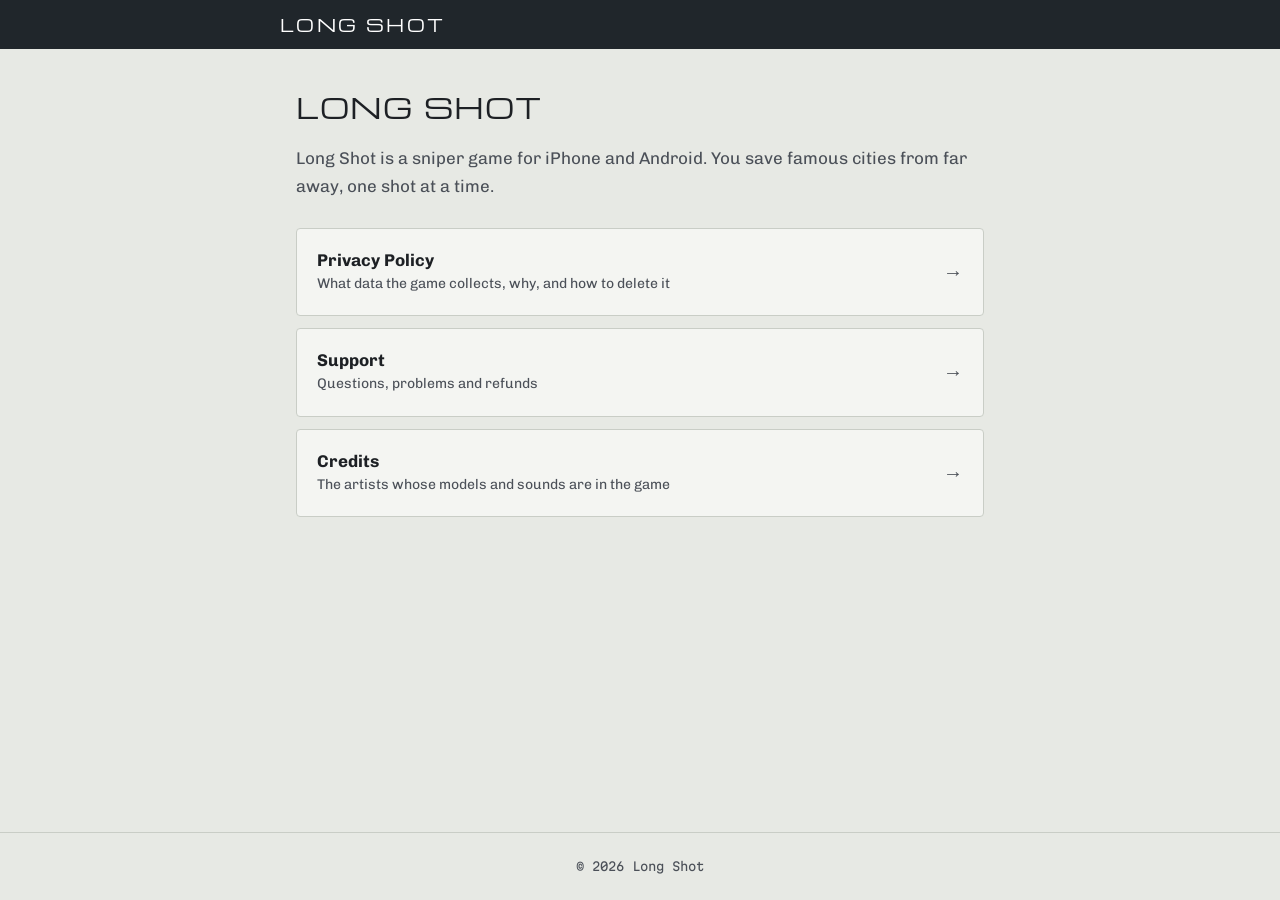
<file: index.html>
<!DOCTYPE html>
<html lang="en">
<head>
<meta charset="UTF-8">
<meta name="viewport" content="width=device-width, initial-scale=1, viewport-fit=cover">
<title>Long Shot</title>
<link rel="preconnect" href="https://fonts.googleapis.com">
<link rel="preconnect" href="https://fonts.gstatic.com" crossorigin>
<link href="https://fonts.googleapis.com/css2?family=Chivo:wght@400;700&family=Martian+Mono:wght@400&family=Michroma&display=swap" rel="stylesheet">
<link rel="stylesheet" href="./style.css">
</head>
<body>
  <div class="topbar">
    <div class="topbar-inner">
      <a class="logo" href="./index.html">LONG SHOT</a>
    </div>
  </div>
  <div class="wrap">
    <h1>Long Shot</h1>
    <p class="lede">Long Shot is a sniper game for iPhone and Android. You save famous cities from far away, one shot at a time.</p>
    <div class="cards">
      <a class="card" href="./privacy.html">
        <div class="card-text">
          <h2>Privacy Policy</h2>
          <p>What data the game collects, why, and how to delete it</p>
        </div><span class="arrow">→</span>
      </a>
      <a class="card" href="./support.html">
        <div class="card-text">
          <h2>Support</h2>
          <p>Questions, problems and refunds</p>
        </div><span class="arrow">→</span>
      </a>
      <a class="card" href="./credits.html">
        <div class="card-text">
          <h2>Credits</h2>
          <p>The artists whose models and sounds are in the game</p>
        </div><span class="arrow">→</span>
      </a>
    </div>
  </div>
  <footer>© 2026 Long Shot</footer>
</body>
</html>
</file>
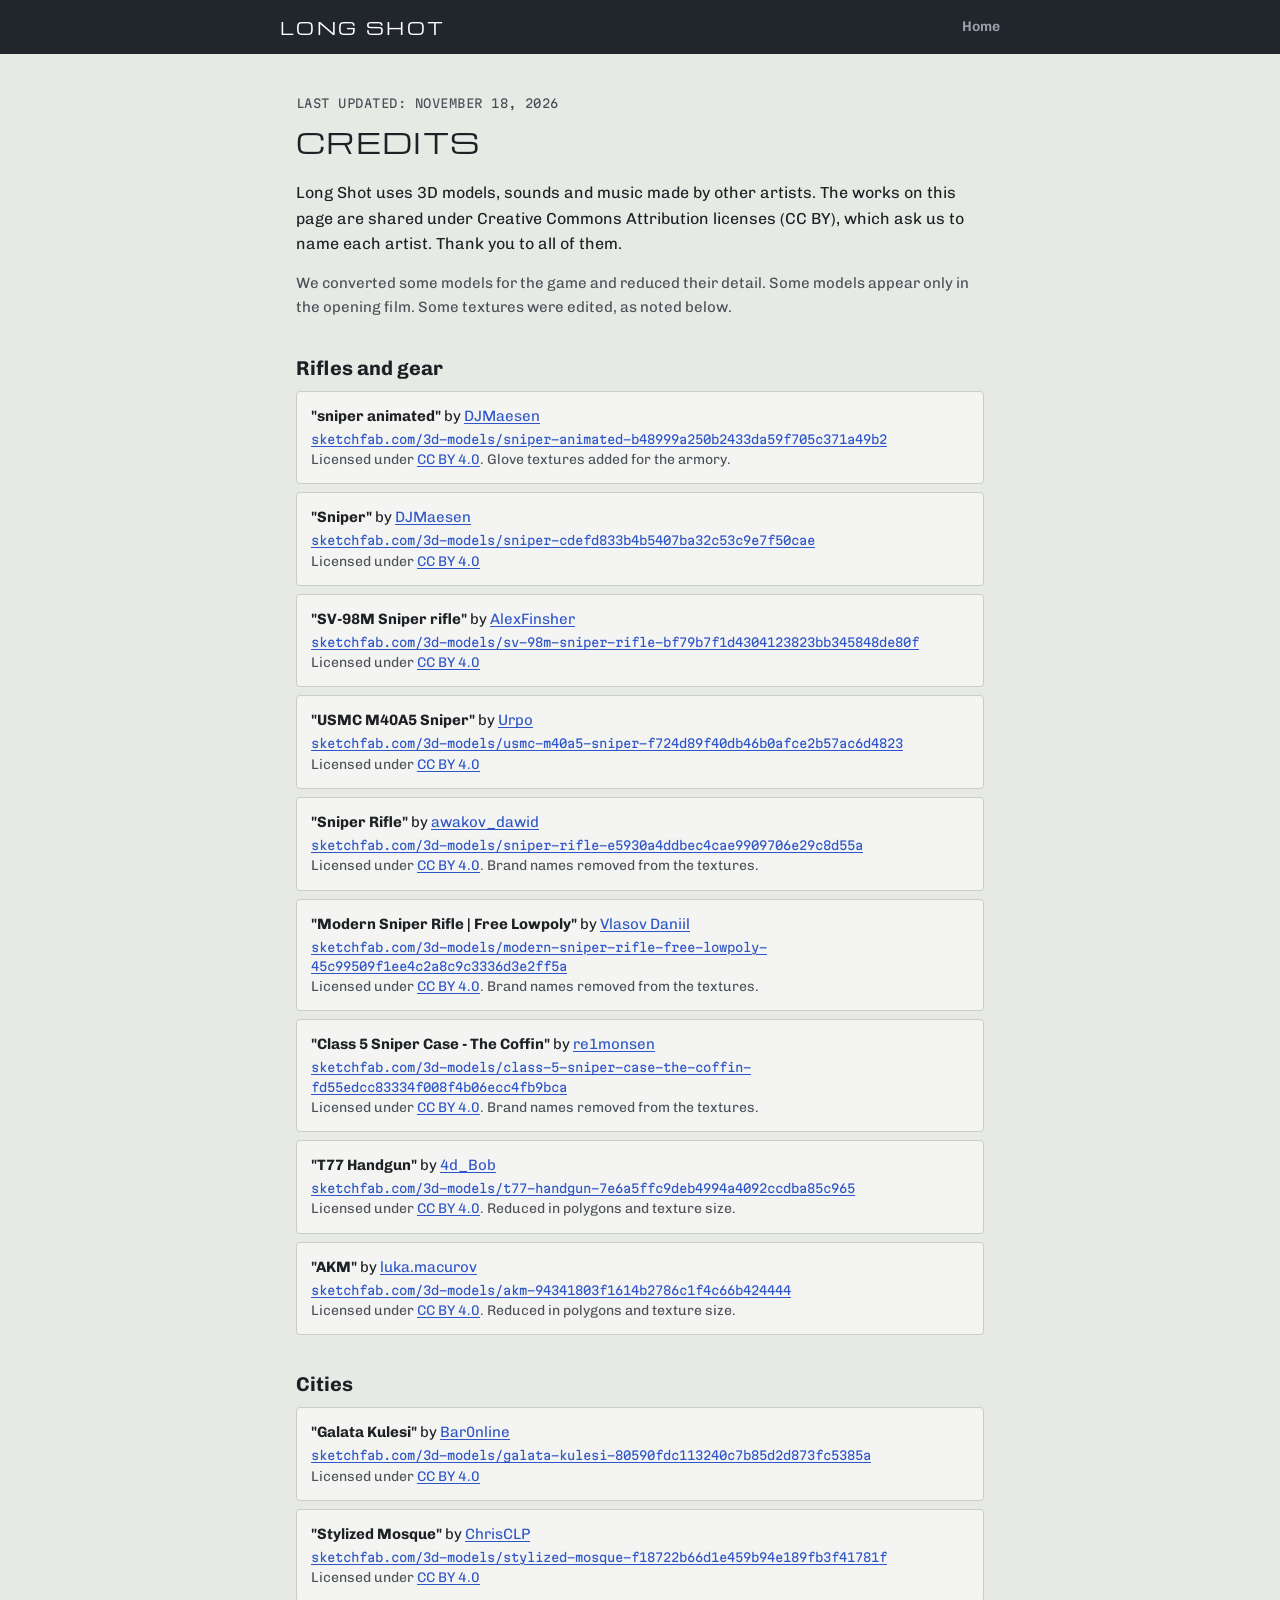
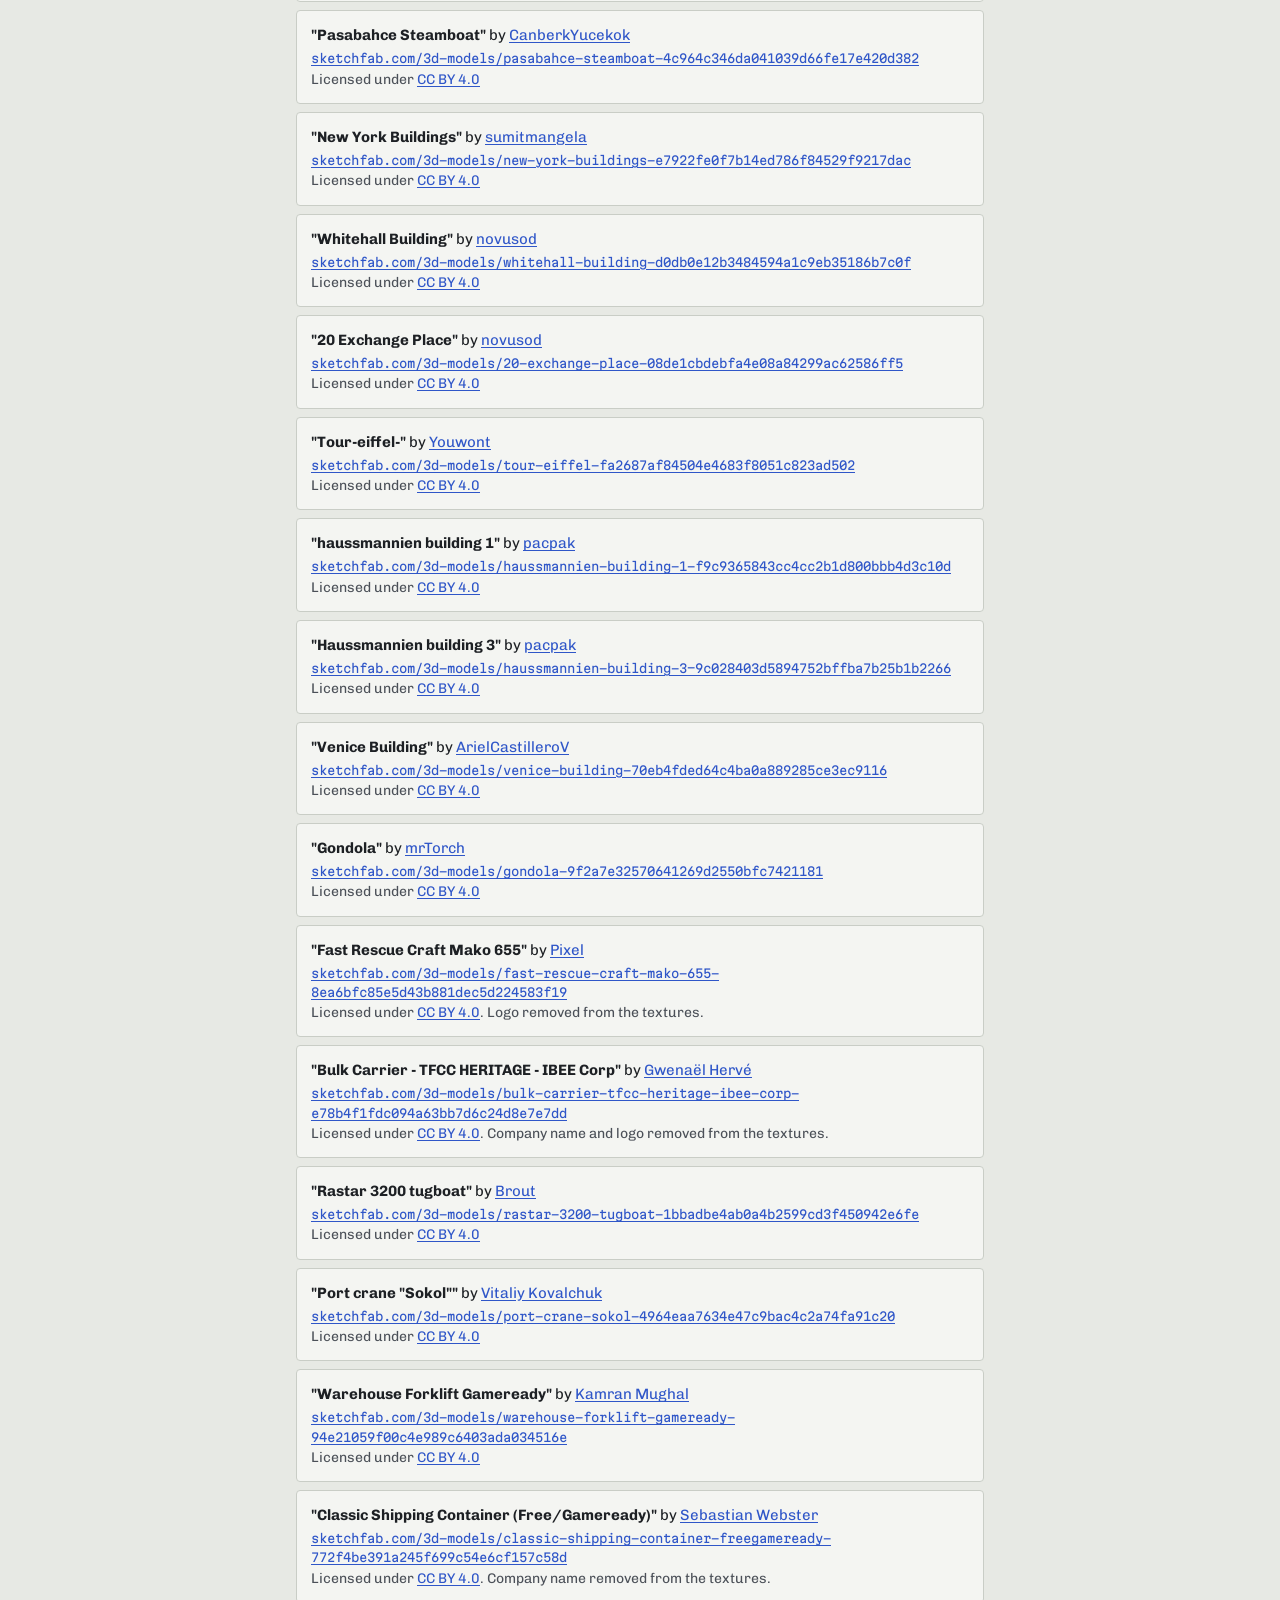
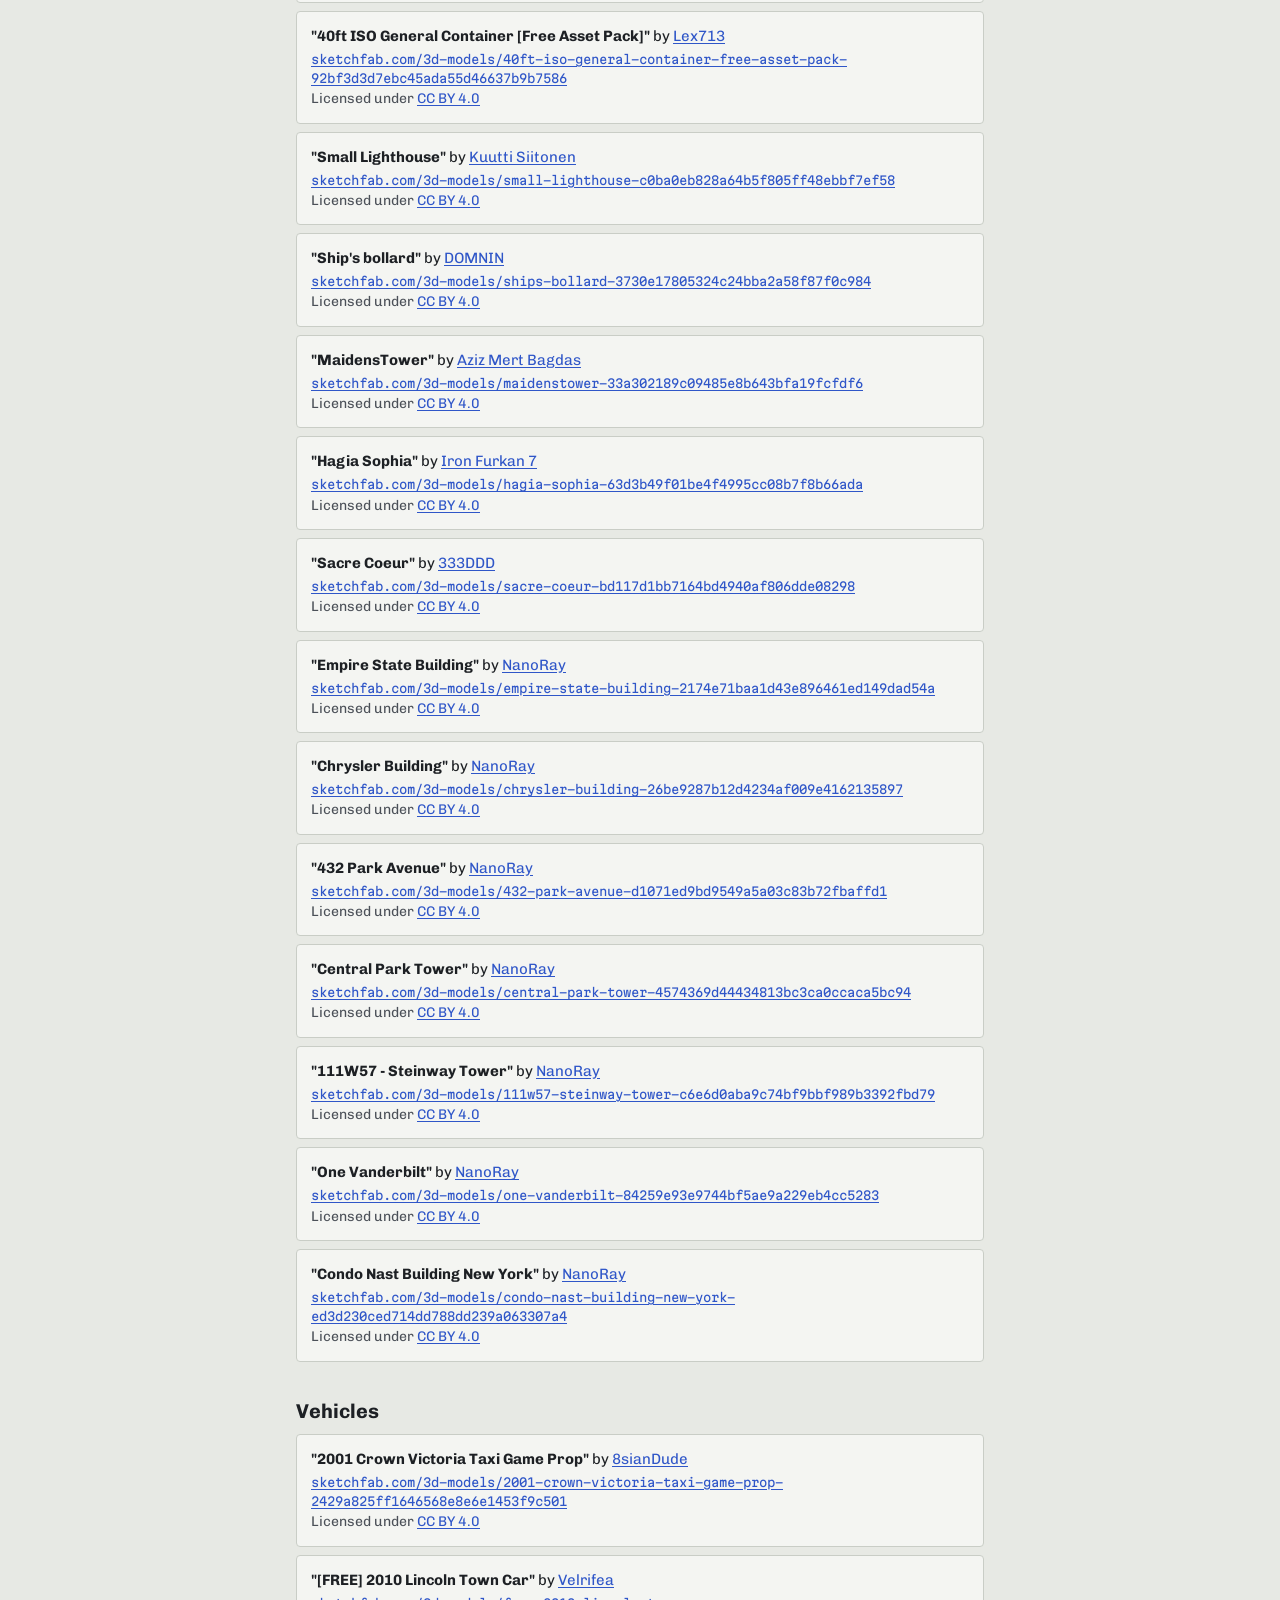
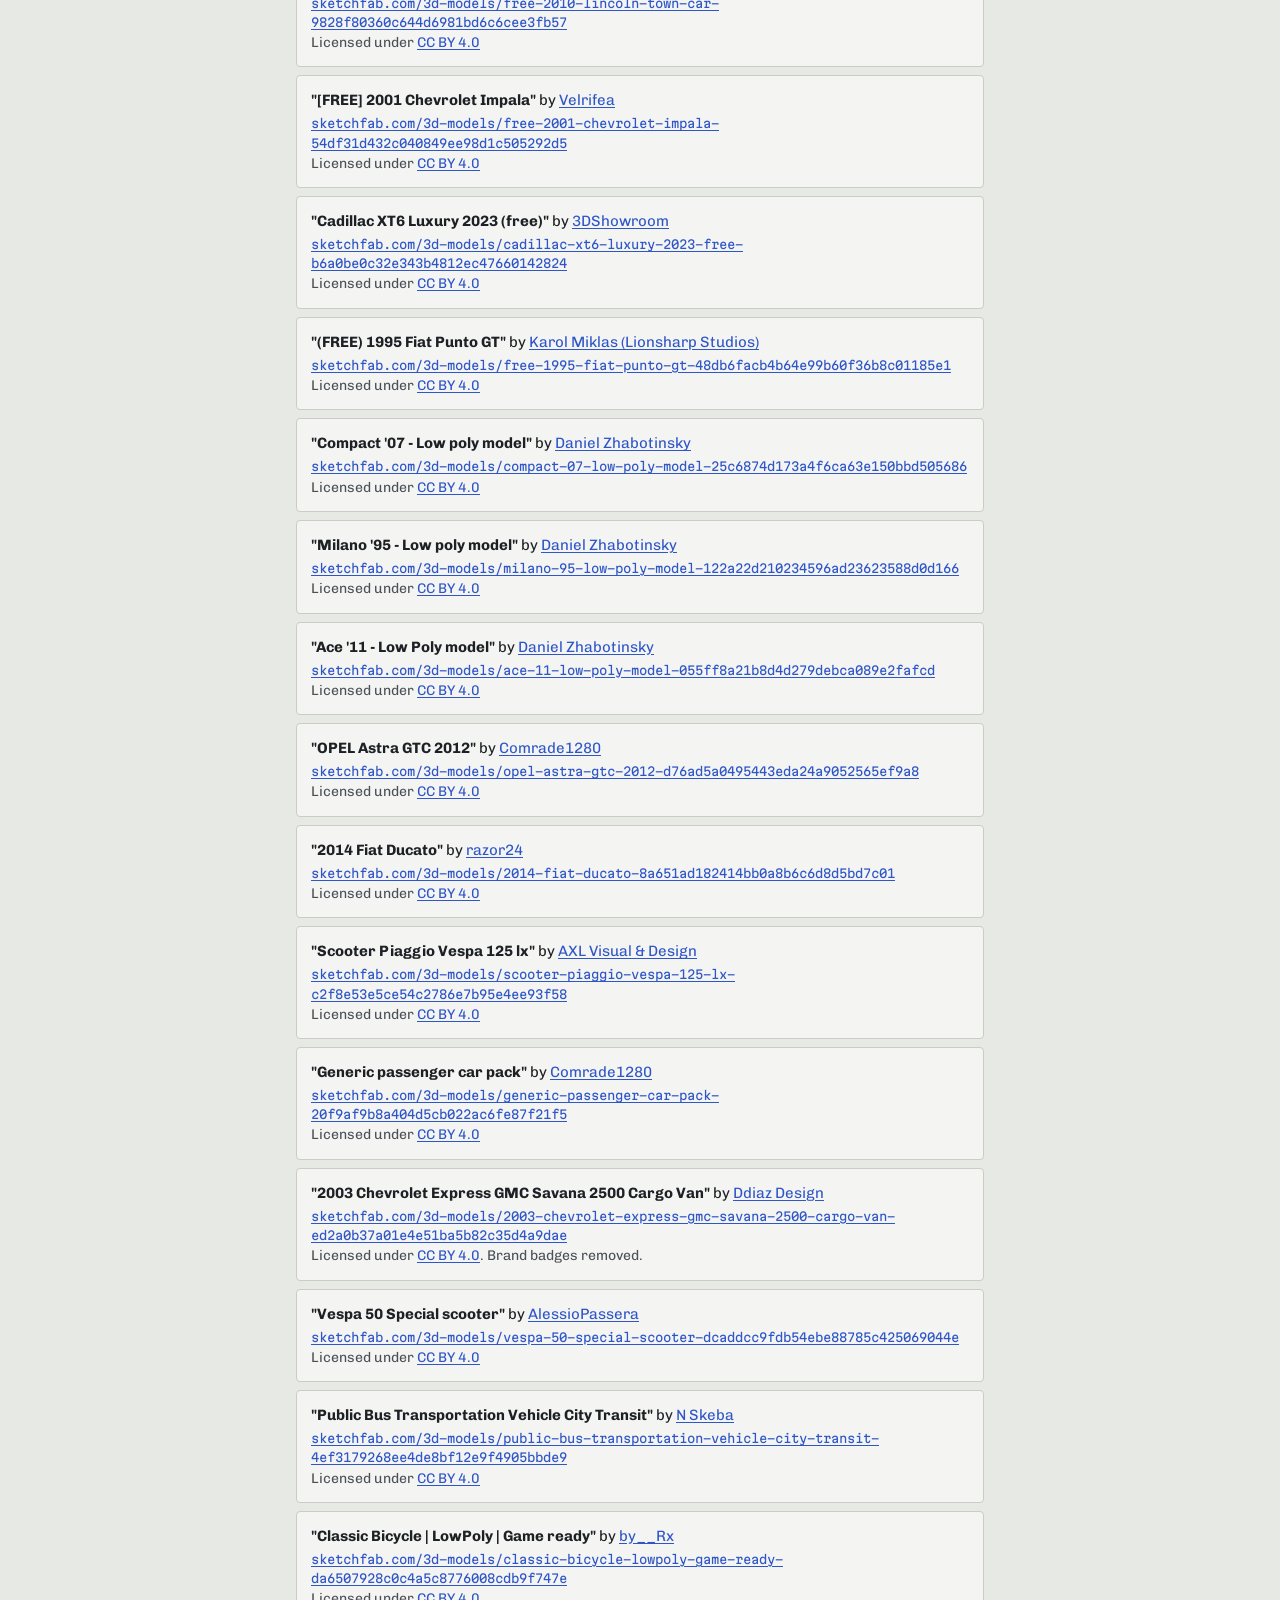
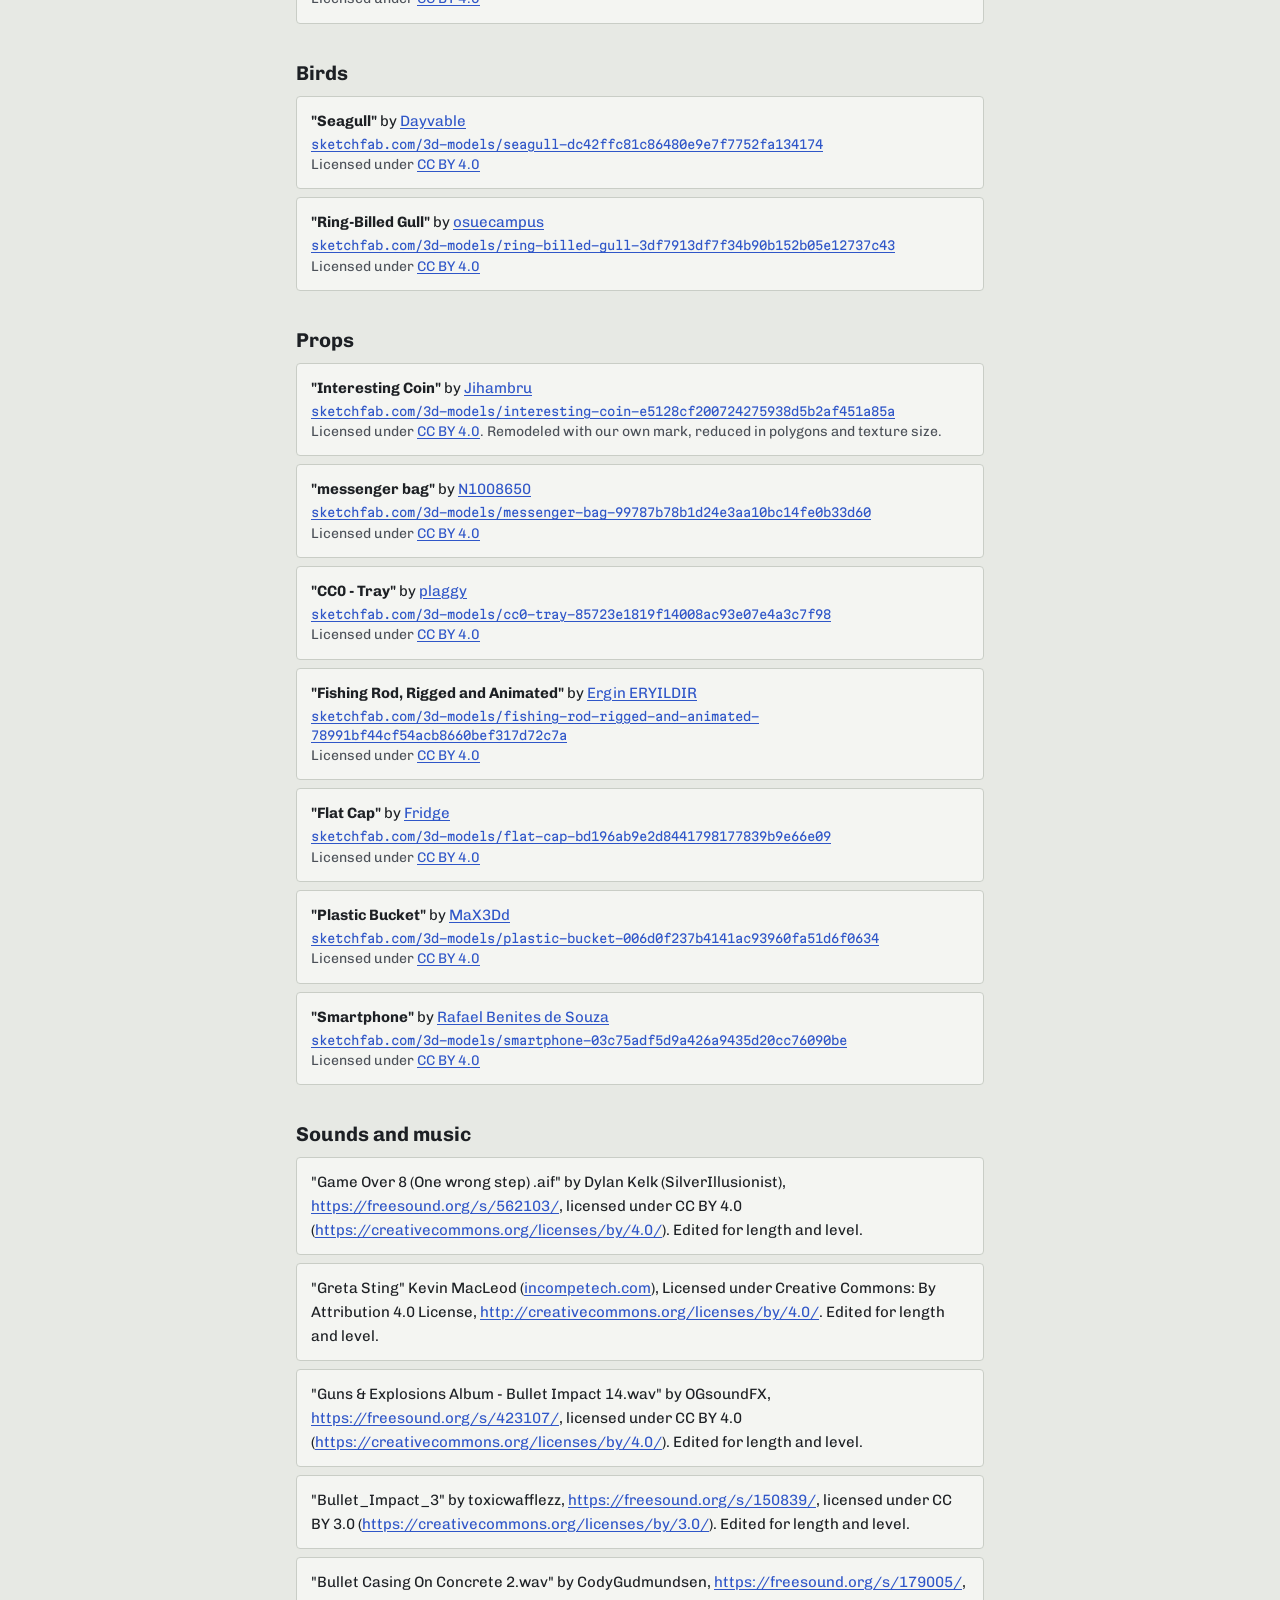
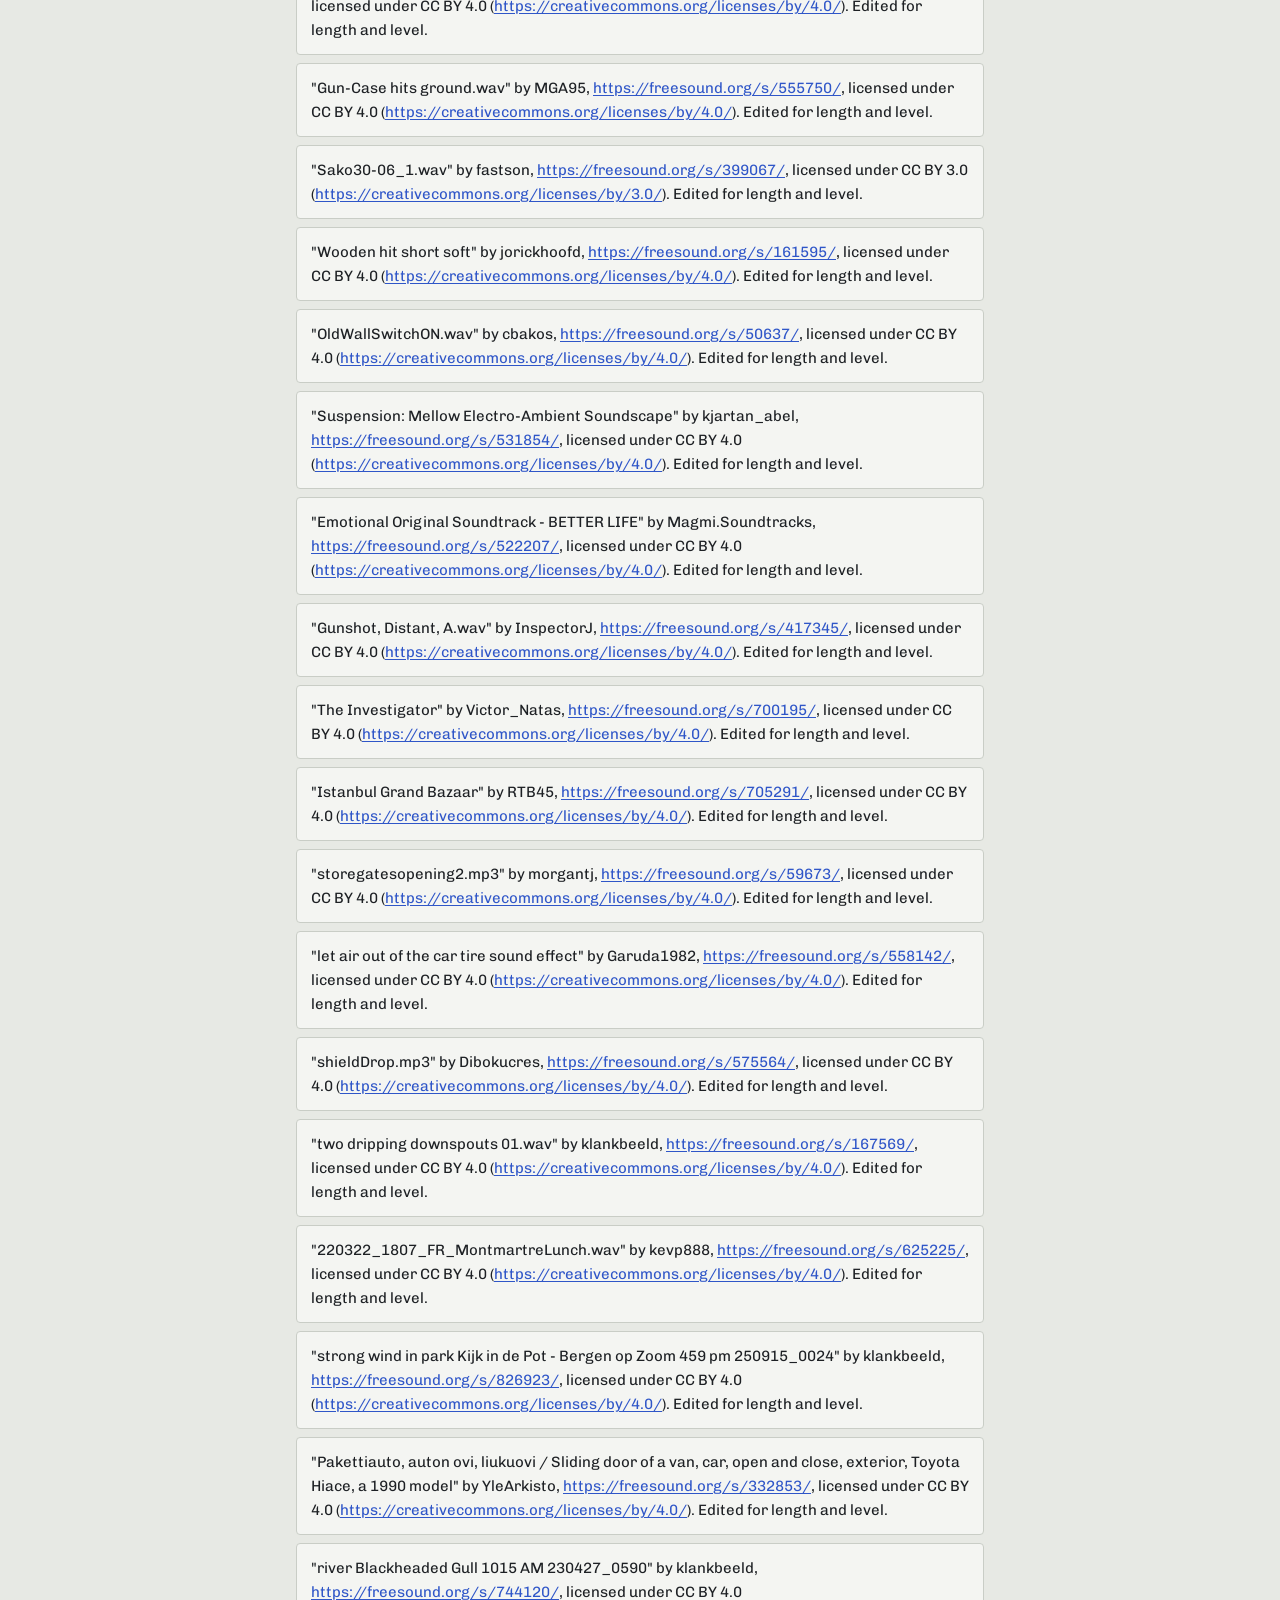
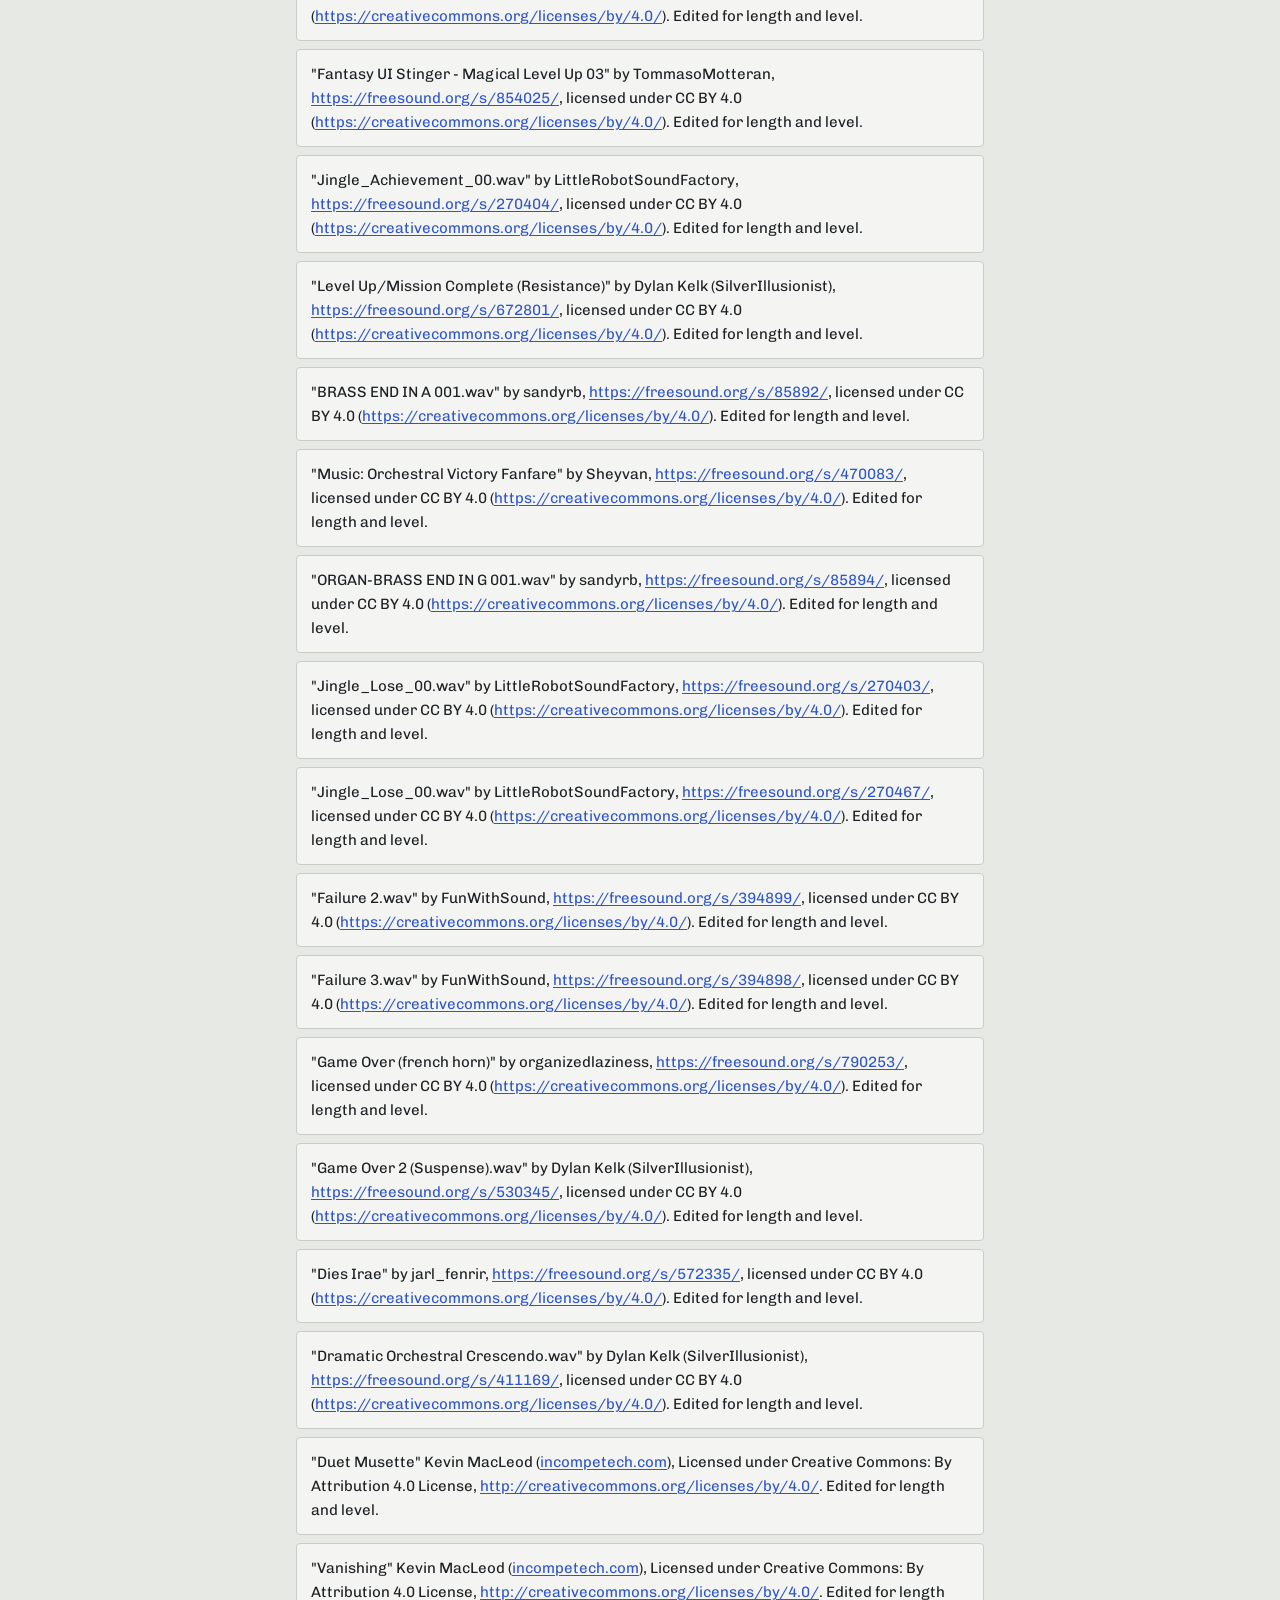
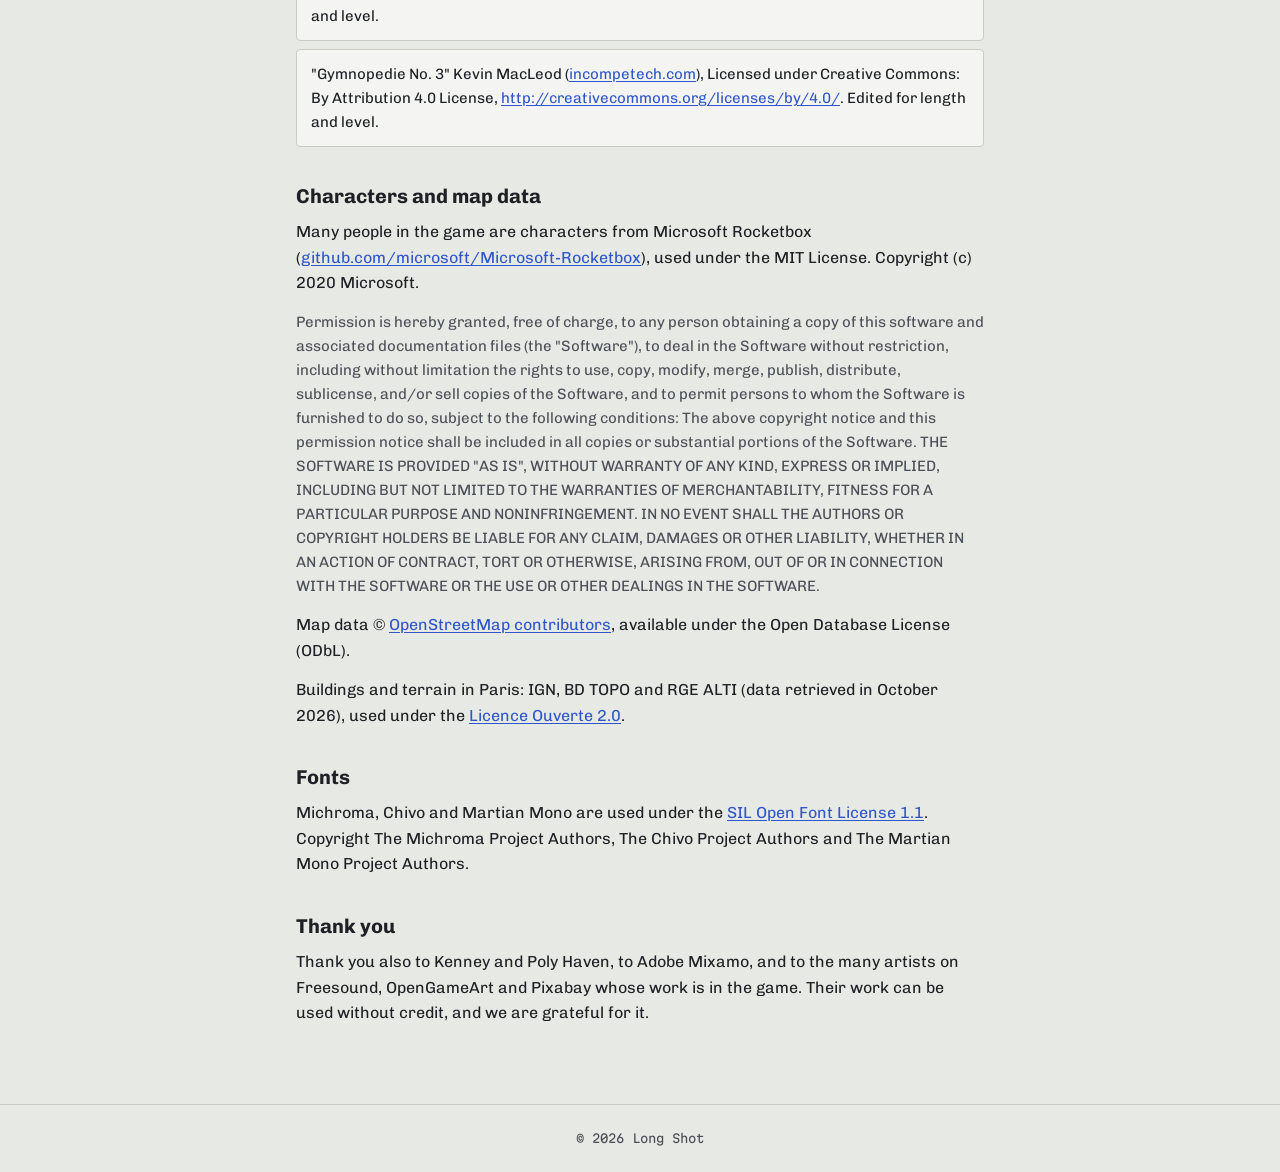
<file: credits.html>
<!DOCTYPE html>
<html lang="en">
<head>
<meta charset="UTF-8">
<meta name="viewport" content="width=device-width, initial-scale=1, viewport-fit=cover">
<title>Long Shot Credits</title>
<link rel="preconnect" href="https://fonts.googleapis.com">
<link rel="preconnect" href="https://fonts.gstatic.com" crossorigin>
<link href="https://fonts.googleapis.com/css2?family=Chivo:wght@400;700&family=Martian+Mono:wght@400&family=Michroma&display=swap" rel="stylesheet">
<link rel="stylesheet" href="./style.css">
</head>
<body>
  <div class="topbar">
    <div class="topbar-inner">
      <a class="logo" href="./index.html">LONG SHOT</a>
      <a class="back" href="./index.html">Home</a>
    </div>
  </div>
  <div class="wrap">
    <p class="meta">Last updated: November 18, 2026</p>
    <h1>Credits</h1>
    <p>Long Shot uses 3D models, sounds and music made by other artists. The works on this page are shared under Creative Commons Attribution licenses (CC BY), which ask us to name each artist. Thank you to all of them.</p>
    <p class="note">We converted some models for the game and reduced their detail. Some models appear only in the opening film. Some textures were edited, as noted below.</p>

    <h2>Rifles and gear</h2>
    <ul class="credit">
      <li><span class="t">"sniper animated"</span> by <a href="https://sketchfab.com/bumstrum">DJMaesen</a><a class="src" href="https://sketchfab.com/3d-models/sniper-animated-b48999a250b2433da59f705c371a49b2">sketchfab.com/3d-models/sniper-animated-b48999a250b2433da59f705c371a49b2</a><span class="lic">Licensed under <a href="https://creativecommons.org/licenses/by/4.0/">CC BY 4.0</a>. Glove textures added for the armory.</span></li>
      <li><span class="t">"Sniper"</span> by <a href="https://sketchfab.com/bumstrum">DJMaesen</a><a class="src" href="https://sketchfab.com/3d-models/sniper-cdefd833b4b5407ba32c53c9e7f50cae">sketchfab.com/3d-models/sniper-cdefd833b4b5407ba32c53c9e7f50cae</a><span class="lic">Licensed under <a href="https://creativecommons.org/licenses/by/4.0/">CC BY 4.0</a></span></li>
      <li><span class="t">"SV-98M Sniper rifle"</span> by <a href="https://sketchfab.com/AlexFinsher">AlexFinsher</a><a class="src" href="https://sketchfab.com/3d-models/sv-98m-sniper-rifle-bf79b7f1d4304123823bb345848de80f">sketchfab.com/3d-models/sv-98m-sniper-rifle-bf79b7f1d4304123823bb345848de80f</a><span class="lic">Licensed under <a href="https://creativecommons.org/licenses/by/4.0/">CC BY 4.0</a></span></li>
      <li><span class="t">"USMC M40A5 Sniper"</span> by <a href="https://sketchfab.com/Urpo">Urpo</a><a class="src" href="https://sketchfab.com/3d-models/usmc-m40a5-sniper-f724d89f40db46b0afce2b57ac6d4823">sketchfab.com/3d-models/usmc-m40a5-sniper-f724d89f40db46b0afce2b57ac6d4823</a><span class="lic">Licensed under <a href="https://creativecommons.org/licenses/by/4.0/">CC BY 4.0</a></span></li>
      <li><span class="t">"Sniper Rifle"</span> by <a href="https://sketchfab.com/awakov_dawid">awakov_dawid</a><a class="src" href="https://sketchfab.com/3d-models/sniper-rifle-e5930a4ddbec4cae9909706e29c8d55a">sketchfab.com/3d-models/sniper-rifle-e5930a4ddbec4cae9909706e29c8d55a</a><span class="lic">Licensed under <a href="https://creativecommons.org/licenses/by/4.0/">CC BY 4.0</a>. Brand names removed from the textures.</span></li>
      <li><span class="t">"Modern Sniper Rifle | Free Lowpoly"</span> by <a href="https://sketchfab.com/dan741vlasov">Vlasov Daniil</a><a class="src" href="https://sketchfab.com/3d-models/modern-sniper-rifle-free-lowpoly-45c99509f1ee4c2a8c9c3336d3e2ff5a">sketchfab.com/3d-models/modern-sniper-rifle-free-lowpoly-45c99509f1ee4c2a8c9c3336d3e2ff5a</a><span class="lic">Licensed under <a href="https://creativecommons.org/licenses/by/4.0/">CC BY 4.0</a>. Brand names removed from the textures.</span></li>
      <li><span class="t">"Class 5 Sniper Case - The Coffin"</span> by <a href="https://sketchfab.com/re1monsen">re1monsen</a><a class="src" href="https://sketchfab.com/3d-models/class-5-sniper-case-the-coffin-fd55edcc83334f008f4b06ecc4fb9bca">sketchfab.com/3d-models/class-5-sniper-case-the-coffin-fd55edcc83334f008f4b06ecc4fb9bca</a><span class="lic">Licensed under <a href="https://creativecommons.org/licenses/by/4.0/">CC BY 4.0</a>. Brand names removed from the textures.</span></li>
      <li><span class="t">"T77 Handgun"</span> by <a href="https://sketchfab.com/3d_Bob">4d_Bob</a><a class="src" href="https://sketchfab.com/3d-models/t77-handgun-7e6a5ffc9deb4994a4092ccdba85c965">sketchfab.com/3d-models/t77-handgun-7e6a5ffc9deb4994a4092ccdba85c965</a><span class="lic">Licensed under <a href="https://creativecommons.org/licenses/by/4.0/">CC BY 4.0</a>. Reduced in polygons and texture size.</span></li>
      <li><span class="t">"AKM"</span> by <a href="https://sketchfab.com/luka.macurov">luka.macurov</a><a class="src" href="https://sketchfab.com/3d-models/akm-94341803f1614b2786c1f4c66b424444">sketchfab.com/3d-models/akm-94341803f1614b2786c1f4c66b424444</a><span class="lic">Licensed under <a href="https://creativecommons.org/licenses/by/4.0/">CC BY 4.0</a>. Reduced in polygons and texture size.</span></li>
    </ul>

    <h2>Cities</h2>
    <ul class="credit">
      <li><span class="t">"Galata Kulesi"</span> by <a href="https://sketchfab.com/bar0nline">Bar0nline</a><a class="src" href="https://sketchfab.com/3d-models/galata-kulesi-80590fdc113240c7b85d2d873fc5385a">sketchfab.com/3d-models/galata-kulesi-80590fdc113240c7b85d2d873fc5385a</a><span class="lic">Licensed under <a href="https://creativecommons.org/licenses/by/4.0/">CC BY 4.0</a></span></li>
      <li><span class="t">"Stylized Mosque"</span> by <a href="https://sketchfab.com/ChrisCLP">ChrisCLP</a><a class="src" href="https://sketchfab.com/3d-models/stylized-mosque-f18722b66d1e459b94e189fb3f41781f">sketchfab.com/3d-models/stylized-mosque-f18722b66d1e459b94e189fb3f41781f</a><span class="lic">Licensed under <a href="https://creativecommons.org/licenses/by/4.0/">CC BY 4.0</a></span></li>
      <li><span class="t">"Pasabahce Steamboat"</span> by <a href="https://sketchfab.com/CanberkYucekok">CanberkYucekok</a><a class="src" href="https://sketchfab.com/3d-models/pasabahce-steamboat-4c964c346da041039d66fe17e420d382">sketchfab.com/3d-models/pasabahce-steamboat-4c964c346da041039d66fe17e420d382</a><span class="lic">Licensed under <a href="https://creativecommons.org/licenses/by/4.0/">CC BY 4.0</a></span></li>
      <li><span class="t">"New York Buildings"</span> by <a href="https://sketchfab.com/sumitmangela">sumitmangela</a><a class="src" href="https://sketchfab.com/3d-models/new-york-buildings-e7922fe0f7b14ed786f84529f9217dac">sketchfab.com/3d-models/new-york-buildings-e7922fe0f7b14ed786f84529f9217dac</a><span class="lic">Licensed under <a href="https://creativecommons.org/licenses/by/4.0/">CC BY 4.0</a></span></li>
      <li><span class="t">"Whitehall Building"</span> by <a href="https://sketchfab.com/novusod">novusod</a><a class="src" href="https://sketchfab.com/3d-models/whitehall-building-d0db0e12b3484594a1c9eb35186b7c0f">sketchfab.com/3d-models/whitehall-building-d0db0e12b3484594a1c9eb35186b7c0f</a><span class="lic">Licensed under <a href="https://creativecommons.org/licenses/by/4.0/">CC BY 4.0</a></span></li>
      <li><span class="t">"20 Exchange Place"</span> by <a href="https://sketchfab.com/novusod">novusod</a><a class="src" href="https://sketchfab.com/3d-models/20-exchange-place-08de1cbdebfa4e08a84299ac62586ff5">sketchfab.com/3d-models/20-exchange-place-08de1cbdebfa4e08a84299ac62586ff5</a><span class="lic">Licensed under <a href="https://creativecommons.org/licenses/by/4.0/">CC BY 4.0</a></span></li>
      <li><span class="t">"Tour-eiffel-"</span> by <a href="https://sketchfab.com/Youwont">Youwont</a><a class="src" href="https://sketchfab.com/3d-models/tour-eiffel-fa2687af84504e4683f8051c823ad502">sketchfab.com/3d-models/tour-eiffel-fa2687af84504e4683f8051c823ad502</a><span class="lic">Licensed under <a href="https://creativecommons.org/licenses/by/4.0/">CC BY 4.0</a></span></li>
      <li><span class="t">"haussmannien building 1"</span> by <a href="https://sketchfab.com/pacpak">pacpak</a><a class="src" href="https://sketchfab.com/3d-models/haussmannien-building-1-f9c9365843cc4cc2b1d800bbb4d3c10d">sketchfab.com/3d-models/haussmannien-building-1-f9c9365843cc4cc2b1d800bbb4d3c10d</a><span class="lic">Licensed under <a href="https://creativecommons.org/licenses/by/4.0/">CC BY 4.0</a></span></li>
      <li><span class="t">"Haussmannien building 3"</span> by <a href="https://sketchfab.com/pacpak">pacpak</a><a class="src" href="https://sketchfab.com/3d-models/haussmannien-building-3-9c028403d5894752bffba7b25b1b2266">sketchfab.com/3d-models/haussmannien-building-3-9c028403d5894752bffba7b25b1b2266</a><span class="lic">Licensed under <a href="https://creativecommons.org/licenses/by/4.0/">CC BY 4.0</a></span></li>
      <li><span class="t">"Venice Building"</span> by <a href="https://sketchfab.com/ArielCastilleroV">ArielCastilleroV</a><a class="src" href="https://sketchfab.com/3d-models/venice-building-70eb4fded64c4ba0a889285ce3ec9116">sketchfab.com/3d-models/venice-building-70eb4fded64c4ba0a889285ce3ec9116</a><span class="lic">Licensed under <a href="https://creativecommons.org/licenses/by/4.0/">CC BY 4.0</a></span></li>
      <li><span class="t">"Gondola"</span> by <a href="https://sketchfab.com/mrTorch">mrTorch</a><a class="src" href="https://sketchfab.com/3d-models/gondola-9f2a7e32570641269d2550bfc7421181">sketchfab.com/3d-models/gondola-9f2a7e32570641269d2550bfc7421181</a><span class="lic">Licensed under <a href="https://creativecommons.org/licenses/by/4.0/">CC BY 4.0</a></span></li>
      <li><span class="t">"Fast Rescue Craft Mako 655"</span> by <a href="https://sketchfab.com/stefan.lengyel1">Pixel</a><a class="src" href="https://sketchfab.com/3d-models/fast-rescue-craft-mako-655-8ea6bfc85e5d43b881dec5d224583f19">sketchfab.com/3d-models/fast-rescue-craft-mako-655-8ea6bfc85e5d43b881dec5d224583f19</a><span class="lic">Licensed under <a href="https://creativecommons.org/licenses/by/4.0/">CC BY 4.0</a>. Logo removed from the textures.</span></li>
      <li><span class="t">"Bulk Carrier - TFCC HERITAGE - IBEE Corp"</span> by <a href="https://sketchfab.com/Gwenael_Herve">Gwenaël Hervé</a><a class="src" href="https://sketchfab.com/3d-models/bulk-carrier-tfcc-heritage-ibee-corp-e78b4f1fdc094a63bb7d6c24d8e7e7dd">sketchfab.com/3d-models/bulk-carrier-tfcc-heritage-ibee-corp-e78b4f1fdc094a63bb7d6c24d8e7e7dd</a><span class="lic">Licensed under <a href="https://creativecommons.org/licenses/by/4.0/">CC BY 4.0</a>. Company name and logo removed from the textures.</span></li>
      <li><span class="t">"Rastar 3200 tugboat"</span> by <a href="https://sketchfab.com/davidbroutian">Brout</a><a class="src" href="https://sketchfab.com/3d-models/rastar-3200-tugboat-1bbadbe4ab0a4b2599cd3f450942e6fe">sketchfab.com/3d-models/rastar-3200-tugboat-1bbadbe4ab0a4b2599cd3f450942e6fe</a><span class="lic">Licensed under <a href="https://creativecommons.org/licenses/by/4.0/">CC BY 4.0</a></span></li>
      <li><span class="t">"Port crane &quot;Sokol&quot;"</span> by <a href="https://sketchfab.com/Domender">Vitaliy Kovalchuk</a><a class="src" href="https://sketchfab.com/3d-models/port-crane-sokol-4964eaa7634e47c9bac4c2a74fa91c20">sketchfab.com/3d-models/port-crane-sokol-4964eaa7634e47c9bac4c2a74fa91c20</a><span class="lic">Licensed under <a href="https://creativecommons.org/licenses/by/4.0/">CC BY 4.0</a></span></li>
      <li><span class="t">"Warehouse Forklift Gameready"</span> by <a href="https://sketchfab.com/absologixemployee">Kamran Mughal</a><a class="src" href="https://sketchfab.com/3d-models/warehouse-forklift-gameready-94e21059f00c4e989c6403ada034516e">sketchfab.com/3d-models/warehouse-forklift-gameready-94e21059f00c4e989c6403ada034516e</a><span class="lic">Licensed under <a href="https://creativecommons.org/licenses/by/4.0/">CC BY 4.0</a></span></li>
      <li><span class="t">"Classic Shipping Container (Free/Gameready)"</span> by <a href="https://sketchfab.com/Sebastian.Hamish.Webster">Sebastian Webster</a><a class="src" href="https://sketchfab.com/3d-models/classic-shipping-container-freegameready-772f4be391a245f699c54e6cf157c58d">sketchfab.com/3d-models/classic-shipping-container-freegameready-772f4be391a245f699c54e6cf157c58d</a><span class="lic">Licensed under <a href="https://creativecommons.org/licenses/by/4.0/">CC BY 4.0</a>. Company name removed from the textures.</span></li>
      <li><span class="t">"40ft ISO General Container [Free Asset Pack]"</span> by <a href="https://sketchfab.com/LunarEclips3">Lex713</a><a class="src" href="https://sketchfab.com/3d-models/40ft-iso-general-container-free-asset-pack-92bf3d3d7ebc45ada55d46637b9b7586">sketchfab.com/3d-models/40ft-iso-general-container-free-asset-pack-92bf3d3d7ebc45ada55d46637b9b7586</a><span class="lic">Licensed under <a href="https://creativecommons.org/licenses/by/4.0/">CC BY 4.0</a></span></li>
      <li><span class="t">"Small Lighthouse"</span> by <a href="https://sketchfab.com/kuuttisiitonen">Kuutti Siitonen</a><a class="src" href="https://sketchfab.com/3d-models/small-lighthouse-c0ba0eb828a64b5f805ff48ebbf7ef58">sketchfab.com/3d-models/small-lighthouse-c0ba0eb828a64b5f805ff48ebbf7ef58</a><span class="lic">Licensed under <a href="https://creativecommons.org/licenses/by/4.0/">CC BY 4.0</a></span></li>
      <li><span class="t">"Ship&#x27;s bollard"</span> by <a href="https://sketchfab.com/DOMNIN">DOMNIN</a><a class="src" href="https://sketchfab.com/3d-models/ships-bollard-3730e17805324c24bba2a58f87f0c984">sketchfab.com/3d-models/ships-bollard-3730e17805324c24bba2a58f87f0c984</a><span class="lic">Licensed under <a href="https://creativecommons.org/licenses/by/4.0/">CC BY 4.0</a></span></li>
      <li><span class="t">"MaidensTower"</span> by <a href="https://sketchfab.com/AzizMertBagdas">Aziz Mert Bagdas</a><a class="src" href="https://sketchfab.com/3d-models/maidenstower-33a302189c09485e8b643bfa19fcfdf6">sketchfab.com/3d-models/maidenstower-33a302189c09485e8b643bfa19fcfdf6</a><span class="lic">Licensed under <a href="https://creativecommons.org/licenses/by/4.0/">CC BY 4.0</a></span></li>
      <li><span class="t">"Hagia Sophia"</span> by <a href="https://sketchfab.com/firkancelebi">Iron Furkan 7</a><a class="src" href="https://sketchfab.com/3d-models/hagia-sophia-63d3b49f01be4f4995cc08b7f8b66ada">sketchfab.com/3d-models/hagia-sophia-63d3b49f01be4f4995cc08b7f8b66ada</a><span class="lic">Licensed under <a href="https://creativecommons.org/licenses/by/4.0/">CC BY 4.0</a></span></li>
      <li><span class="t">"Sacre Coeur"</span> by <a href="https://sketchfab.com/333DDD-oficial">333DDD</a><a class="src" href="https://sketchfab.com/3d-models/sacre-coeur-bd117d1bb7164bd4940af806dde08298">sketchfab.com/3d-models/sacre-coeur-bd117d1bb7164bd4940af806dde08298</a><span class="lic">Licensed under <a href="https://creativecommons.org/licenses/by/4.0/">CC BY 4.0</a></span></li>
      <li><span class="t">"Empire State Building"</span> by <a href="https://sketchfab.com/NanoRay">NanoRay</a><a class="src" href="https://sketchfab.com/3d-models/empire-state-building-2174e71baa1d43e896461ed149dad54a">sketchfab.com/3d-models/empire-state-building-2174e71baa1d43e896461ed149dad54a</a><span class="lic">Licensed under <a href="https://creativecommons.org/licenses/by/4.0/">CC BY 4.0</a></span></li>
      <li><span class="t">"Chrysler Building"</span> by <a href="https://sketchfab.com/NanoRay">NanoRay</a><a class="src" href="https://sketchfab.com/3d-models/chrysler-building-26be9287b12d4234af009e4162135897">sketchfab.com/3d-models/chrysler-building-26be9287b12d4234af009e4162135897</a><span class="lic">Licensed under <a href="https://creativecommons.org/licenses/by/4.0/">CC BY 4.0</a></span></li>
      <li><span class="t">"432 Park Avenue"</span> by <a href="https://sketchfab.com/NanoRay">NanoRay</a><a class="src" href="https://sketchfab.com/3d-models/432-park-avenue-d1071ed9bd9549a5a03c83b72fbaffd1">sketchfab.com/3d-models/432-park-avenue-d1071ed9bd9549a5a03c83b72fbaffd1</a><span class="lic">Licensed under <a href="https://creativecommons.org/licenses/by/4.0/">CC BY 4.0</a></span></li>
      <li><span class="t">"Central Park Tower"</span> by <a href="https://sketchfab.com/NanoRay">NanoRay</a><a class="src" href="https://sketchfab.com/3d-models/central-park-tower-4574369d44434813bc3ca0ccaca5bc94">sketchfab.com/3d-models/central-park-tower-4574369d44434813bc3ca0ccaca5bc94</a><span class="lic">Licensed under <a href="https://creativecommons.org/licenses/by/4.0/">CC BY 4.0</a></span></li>
      <li><span class="t">"111W57 - Steinway Tower"</span> by <a href="https://sketchfab.com/NanoRay">NanoRay</a><a class="src" href="https://sketchfab.com/3d-models/111w57-steinway-tower-c6e6d0aba9c74bf9bbf989b3392fbd79">sketchfab.com/3d-models/111w57-steinway-tower-c6e6d0aba9c74bf9bbf989b3392fbd79</a><span class="lic">Licensed under <a href="https://creativecommons.org/licenses/by/4.0/">CC BY 4.0</a></span></li>
      <li><span class="t">"One Vanderbilt"</span> by <a href="https://sketchfab.com/NanoRay">NanoRay</a><a class="src" href="https://sketchfab.com/3d-models/one-vanderbilt-84259e93e9744bf5ae9a229eb4cc5283">sketchfab.com/3d-models/one-vanderbilt-84259e93e9744bf5ae9a229eb4cc5283</a><span class="lic">Licensed under <a href="https://creativecommons.org/licenses/by/4.0/">CC BY 4.0</a></span></li>
      <li><span class="t">"Condo Nast Building New York"</span> by <a href="https://sketchfab.com/NanoRay">NanoRay</a><a class="src" href="https://sketchfab.com/3d-models/condo-nast-building-new-york-ed3d230ced714dd788dd239a063307a4">sketchfab.com/3d-models/condo-nast-building-new-york-ed3d230ced714dd788dd239a063307a4</a><span class="lic">Licensed under <a href="https://creativecommons.org/licenses/by/4.0/">CC BY 4.0</a></span></li>
    </ul>

    <h2>Vehicles</h2>
    <ul class="credit">
      <li><span class="t">"2001 Crown Victoria Taxi Game Prop"</span> by <a href="https://sketchfab.com/haoliu95">8sianDude</a><a class="src" href="https://sketchfab.com/3d-models/2001-crown-victoria-taxi-game-prop-2429a825ff1646568e8e6e1453f9c501">sketchfab.com/3d-models/2001-crown-victoria-taxi-game-prop-2429a825ff1646568e8e6e1453f9c501</a><span class="lic">Licensed under <a href="https://creativecommons.org/licenses/by/4.0/">CC BY 4.0</a></span></li>
      <li><span class="t">"[FREE] 2010 Lincoln Town Car"</span> by <a href="https://sketchfab.com/Velrifea">Velrifea</a><a class="src" href="https://sketchfab.com/3d-models/free-2010-lincoln-town-car-9828f80360c644d6981bd6c6cee3fb57">sketchfab.com/3d-models/free-2010-lincoln-town-car-9828f80360c644d6981bd6c6cee3fb57</a><span class="lic">Licensed under <a href="https://creativecommons.org/licenses/by/4.0/">CC BY 4.0</a></span></li>
      <li><span class="t">"[FREE] 2001 Chevrolet Impala"</span> by <a href="https://sketchfab.com/Velrifea">Velrifea</a><a class="src" href="https://sketchfab.com/3d-models/free-2001-chevrolet-impala-54df31d432c040849ee98d1c505292d5">sketchfab.com/3d-models/free-2001-chevrolet-impala-54df31d432c040849ee98d1c505292d5</a><span class="lic">Licensed under <a href="https://creativecommons.org/licenses/by/4.0/">CC BY 4.0</a></span></li>
      <li><span class="t">"Cadillac XT6 Luxury 2023 (free)"</span> by <a href="https://sketchfab.com/3dshowroom">3DShowroom</a><a class="src" href="https://sketchfab.com/3d-models/cadillac-xt6-luxury-2023-free-b6a0be0c32e343b4812ec47660142824">sketchfab.com/3d-models/cadillac-xt6-luxury-2023-free-b6a0be0c32e343b4812ec47660142824</a><span class="lic">Licensed under <a href="https://creativecommons.org/licenses/by/4.0/">CC BY 4.0</a></span></li>
      <li><span class="t">"(FREE) 1995 Fiat Punto GT"</span> by <a href="https://sketchfab.com/lionsharp">Karol Miklas (Lionsharp Studios)</a><a class="src" href="https://sketchfab.com/3d-models/free-1995-fiat-punto-gt-48db6facb4b64e99b60f36b8c01185e1">sketchfab.com/3d-models/free-1995-fiat-punto-gt-48db6facb4b64e99b60f36b8c01185e1</a><span class="lic">Licensed under <a href="https://creativecommons.org/licenses/by/4.0/">CC BY 4.0</a></span></li>
      <li><span class="t">"Compact &#x27;07 - Low poly model"</span> by <a href="https://sketchfab.com/DanielZhabotinsky">Daniel Zhabotinsky</a><a class="src" href="https://sketchfab.com/3d-models/compact-07-low-poly-model-25c6874d173a4f6ca63e150bbd505686">sketchfab.com/3d-models/compact-07-low-poly-model-25c6874d173a4f6ca63e150bbd505686</a><span class="lic">Licensed under <a href="https://creativecommons.org/licenses/by/4.0/">CC BY 4.0</a></span></li>
      <li><span class="t">"Milano &#x27;95 - Low poly model"</span> by <a href="https://sketchfab.com/DanielZhabotinsky">Daniel Zhabotinsky</a><a class="src" href="https://sketchfab.com/3d-models/milano-95-low-poly-model-122a22d210234596ad23623588d0d166">sketchfab.com/3d-models/milano-95-low-poly-model-122a22d210234596ad23623588d0d166</a><span class="lic">Licensed under <a href="https://creativecommons.org/licenses/by/4.0/">CC BY 4.0</a></span></li>
      <li><span class="t">"Ace &#x27;11 - Low Poly model"</span> by <a href="https://sketchfab.com/DanielZhabotinsky">Daniel Zhabotinsky</a><a class="src" href="https://sketchfab.com/3d-models/ace-11-low-poly-model-055ff8a21b8d4d279debca089e2fafcd">sketchfab.com/3d-models/ace-11-low-poly-model-055ff8a21b8d4d279debca089e2fafcd</a><span class="lic">Licensed under <a href="https://creativecommons.org/licenses/by/4.0/">CC BY 4.0</a></span></li>
      <li><span class="t">"OPEL Astra GTC 2012"</span> by <a href="https://sketchfab.com/comrade1280">Comrade1280</a><a class="src" href="https://sketchfab.com/3d-models/opel-astra-gtc-2012-d76ad5a0495443eda24a9052565ef9a8">sketchfab.com/3d-models/opel-astra-gtc-2012-d76ad5a0495443eda24a9052565ef9a8</a><span class="lic">Licensed under <a href="https://creativecommons.org/licenses/by/4.0/">CC BY 4.0</a></span></li>
      <li><span class="t">"2014 Fiat Ducato"</span> by <a href="https://sketchfab.com/razor24">razor24</a><a class="src" href="https://sketchfab.com/3d-models/2014-fiat-ducato-8a651ad182414bb0a8b6c6d8d5bd7c01">sketchfab.com/3d-models/2014-fiat-ducato-8a651ad182414bb0a8b6c6d8d5bd7c01</a><span class="lic">Licensed under <a href="https://creativecommons.org/licenses/by/4.0/">CC BY 4.0</a></span></li>
      <li><span class="t">"Scooter Piaggio Vespa 125 lx"</span> by <a href="https://sketchfab.com/axlvisual">AXL Visual &amp; Design</a><a class="src" href="https://sketchfab.com/3d-models/scooter-piaggio-vespa-125-lx-c2f8e53e5ce54c2786e7b95e4ee93f58">sketchfab.com/3d-models/scooter-piaggio-vespa-125-lx-c2f8e53e5ce54c2786e7b95e4ee93f58</a><span class="lic">Licensed under <a href="https://creativecommons.org/licenses/by/4.0/">CC BY 4.0</a></span></li>
      <li><span class="t">"Generic passenger car pack"</span> by <a href="https://sketchfab.com/comrade1280">Comrade1280</a><a class="src" href="https://sketchfab.com/3d-models/generic-passenger-car-pack-20f9af9b8a404d5cb022ac6fe87f21f5">sketchfab.com/3d-models/generic-passenger-car-pack-20f9af9b8a404d5cb022ac6fe87f21f5</a><span class="lic">Licensed under <a href="https://creativecommons.org/licenses/by/4.0/">CC BY 4.0</a></span></li>
      <li><span class="t">"2003 Chevrolet Express GMC Savana 2500 Cargo Van"</span> by <a href="https://sketchfab.com/ddiaz-design">Ddiaz Design</a><a class="src" href="https://sketchfab.com/3d-models/2003-chevrolet-express-gmc-savana-2500-cargo-van-ed2a0b37a01e4e51ba5b82c35d4a9dae">sketchfab.com/3d-models/2003-chevrolet-express-gmc-savana-2500-cargo-van-ed2a0b37a01e4e51ba5b82c35d4a9dae</a><span class="lic">Licensed under <a href="https://creativecommons.org/licenses/by/4.0/">CC BY 4.0</a>. Brand badges removed.</span></li>
      <li><span class="t">"Vespa 50 Special scooter"</span> by <a href="https://sketchfab.com/AlessioPassera">AlessioPassera</a><a class="src" href="https://sketchfab.com/3d-models/vespa-50-special-scooter-dcaddcc9fdb54ebe88785c425069044e">sketchfab.com/3d-models/vespa-50-special-scooter-dcaddcc9fdb54ebe88785c425069044e</a><span class="lic">Licensed under <a href="https://creativecommons.org/licenses/by/4.0/">CC BY 4.0</a></span></li>
      <li><span class="t">"Public Bus Transportation Vehicle City Transit"</span> by <a href="https://sketchfab.com/skeban">N Skeba</a><a class="src" href="https://sketchfab.com/3d-models/public-bus-transportation-vehicle-city-transit-4ef3179268ee4de8bf12e9f4905bbde9">sketchfab.com/3d-models/public-bus-transportation-vehicle-city-transit-4ef3179268ee4de8bf12e9f4905bbde9</a><span class="lic">Licensed under <a href="https://creativecommons.org/licenses/by/4.0/">CC BY 4.0</a></span></li>
      <li><span class="t">"Classic Bicycle | LowPoly | Game ready"</span> by <a href="https://sketchfab.com/by__Rx">by__Rx</a><a class="src" href="https://sketchfab.com/3d-models/classic-bicycle-lowpoly-game-ready-da6507928c0c4a5c8776008cdb9f747e">sketchfab.com/3d-models/classic-bicycle-lowpoly-game-ready-da6507928c0c4a5c8776008cdb9f747e</a><span class="lic">Licensed under <a href="https://creativecommons.org/licenses/by/4.0/">CC BY 4.0</a></span></li>
    </ul>

    <h2>Birds</h2>
    <ul class="credit">
      <li><span class="t">"Seagull"</span> by <a href="https://sketchfab.com/Dayvable">Dayvable</a><a class="src" href="https://sketchfab.com/3d-models/seagull-dc42ffc81c86480e9e7f7752fa134174">sketchfab.com/3d-models/seagull-dc42ffc81c86480e9e7f7752fa134174</a><span class="lic">Licensed under <a href="https://creativecommons.org/licenses/by/4.0/">CC BY 4.0</a></span></li>
      <li><span class="t">"Ring-Billed Gull"</span> by <a href="https://sketchfab.com/OSU.Multimedia">osuecampus</a><a class="src" href="https://sketchfab.com/3d-models/ring-billed-gull-3df7913df7f34b90b152b05e12737c43">sketchfab.com/3d-models/ring-billed-gull-3df7913df7f34b90b152b05e12737c43</a><span class="lic">Licensed under <a href="https://creativecommons.org/licenses/by/4.0/">CC BY 4.0</a></span></li>
    </ul>

    <h2>Props</h2>
    <ul class="credit">
      <li><span class="t">"Interesting Coin"</span> by <a href="https://sketchfab.com/jihambru">Jihambru</a><a class="src" href="https://sketchfab.com/3d-models/interesting-coin-e5128cf200724275938d5b2af451a85a">sketchfab.com/3d-models/interesting-coin-e5128cf200724275938d5b2af451a85a</a><span class="lic">Licensed under <a href="https://creativecommons.org/licenses/by/4.0/">CC BY 4.0</a>. Remodeled with our own mark, reduced in polygons and texture size.</span></li>
      <li><span class="t">"messenger bag"</span> by <a href="https://sketchfab.com/N1008650">N1008650</a><a class="src" href="https://sketchfab.com/3d-models/messenger-bag-99787b78b1d24e3aa10bc14fe0b33d60">sketchfab.com/3d-models/messenger-bag-99787b78b1d24e3aa10bc14fe0b33d60</a><span class="lic">Licensed under <a href="https://creativecommons.org/licenses/by/4.0/">CC BY 4.0</a></span></li>
      <li><span class="t">"CC0 - Tray"</span> by <a href="https://sketchfab.com/plaggy">plaggy</a><a class="src" href="https://sketchfab.com/3d-models/cc0-tray-85723e1819f14008ac93e07e4a3c7f98">sketchfab.com/3d-models/cc0-tray-85723e1819f14008ac93e07e4a3c7f98</a><span class="lic">Licensed under <a href="https://creativecommons.org/licenses/by/4.0/">CC BY 4.0</a></span></li>
      <li><span class="t">"Fishing Rod, Rigged and Animated"</span> by <a href="https://sketchfab.com/ergin3d.com">Ergin ERYILDIR</a><a class="src" href="https://sketchfab.com/3d-models/fishing-rod-rigged-and-animated-78991bf44cf54acb8660bef317d72c7a">sketchfab.com/3d-models/fishing-rod-rigged-and-animated-78991bf44cf54acb8660bef317d72c7a</a><span class="lic">Licensed under <a href="https://creativecommons.org/licenses/by/4.0/">CC BY 4.0</a></span></li>
      <li><span class="t">"Flat Cap"</span> by <a href="https://sketchfab.com/youssefdarwish01">Fridge</a><a class="src" href="https://sketchfab.com/3d-models/flat-cap-bd196ab9e2d8441798177839b9e66e09">sketchfab.com/3d-models/flat-cap-bd196ab9e2d8441798177839b9e66e09</a><span class="lic">Licensed under <a href="https://creativecommons.org/licenses/by/4.0/">CC BY 4.0</a></span></li>
      <li><span class="t">"Plastic Bucket"</span> by <a href="https://sketchfab.com/MaX3Dd">MaX3Dd</a><a class="src" href="https://sketchfab.com/3d-models/plastic-bucket-006d0f237b4141ac93960fa51d6f0634">sketchfab.com/3d-models/plastic-bucket-006d0f237b4141ac93960fa51d6f0634</a><span class="lic">Licensed under <a href="https://creativecommons.org/licenses/by/4.0/">CC BY 4.0</a></span></li>
      <li><span class="t">"Smartphone"</span> by <a href="https://sketchfab.com/rafaelbell">Rafael Benites de Souza</a><a class="src" href="https://sketchfab.com/3d-models/smartphone-03c75adf5d9a426a9435d20cc76090be">sketchfab.com/3d-models/smartphone-03c75adf5d9a426a9435d20cc76090be</a><span class="lic">Licensed under <a href="https://creativecommons.org/licenses/by/4.0/">CC BY 4.0</a></span></li>
    </ul>

    <h2>Sounds and music</h2>
    <ul class="credit">
      <li>"Game Over 8 (One wrong step) .aif" by Dylan Kelk (SilverIllusionist), <a href="https://freesound.org/s/562103/">https://freesound.org/s/562103/</a>, licensed under CC BY 4.0 (<a href="https://creativecommons.org/licenses/by/4.0/">https://creativecommons.org/licenses/by/4.0/</a>). Edited for length and level.</li>
      <li>"Greta Sting" Kevin MacLeod (<a href="https://incompetech.com">incompetech.com</a>), Licensed under Creative Commons: By Attribution 4.0 License, <a href="http://creativecommons.org/licenses/by/4.0/">http://creativecommons.org/licenses/by/4.0/</a>. Edited for length and level.</li>
      <li>"Guns &amp; Explosions Album - Bullet Impact 14.wav" by OGsoundFX, <a href="https://freesound.org/s/423107/">https://freesound.org/s/423107/</a>, licensed under CC BY 4.0 (<a href="https://creativecommons.org/licenses/by/4.0/">https://creativecommons.org/licenses/by/4.0/</a>). Edited for length and level.</li>
      <li>"Bullet_Impact_3" by toxicwafflezz, <a href="https://freesound.org/s/150839/">https://freesound.org/s/150839/</a>, licensed under CC BY 3.0 (<a href="https://creativecommons.org/licenses/by/3.0/">https://creativecommons.org/licenses/by/3.0/</a>). Edited for length and level.</li>
      <li>"Bullet Casing On Concrete 2.wav" by CodyGudmundsen, <a href="https://freesound.org/s/179005/">https://freesound.org/s/179005/</a>, licensed under CC BY 4.0 (<a href="https://creativecommons.org/licenses/by/4.0/">https://creativecommons.org/licenses/by/4.0/</a>). Edited for length and level.</li>
      <li>"Gun-Case hits ground.wav" by MGA95, <a href="https://freesound.org/s/555750/">https://freesound.org/s/555750/</a>, licensed under CC BY 4.0 (<a href="https://creativecommons.org/licenses/by/4.0/">https://creativecommons.org/licenses/by/4.0/</a>). Edited for length and level.</li>
      <li>"Sako30-06_1.wav" by fastson, <a href="https://freesound.org/s/399067/">https://freesound.org/s/399067/</a>, licensed under CC BY 3.0 (<a href="https://creativecommons.org/licenses/by/3.0/">https://creativecommons.org/licenses/by/3.0/</a>). Edited for length and level.</li>
      <li>"Wooden hit short soft" by jorickhoofd, <a href="https://freesound.org/s/161595/">https://freesound.org/s/161595/</a>, licensed under CC BY 4.0 (<a href="https://creativecommons.org/licenses/by/4.0/">https://creativecommons.org/licenses/by/4.0/</a>). Edited for length and level.</li>
      <li>"OldWallSwitchON.wav" by cbakos, <a href="https://freesound.org/s/50637/">https://freesound.org/s/50637/</a>, licensed under CC BY 4.0 (<a href="https://creativecommons.org/licenses/by/4.0/">https://creativecommons.org/licenses/by/4.0/</a>). Edited for length and level.</li>
      <li>"Suspension: Mellow Electro-Ambient Soundscape" by kjartan_abel, <a href="https://freesound.org/s/531854/">https://freesound.org/s/531854/</a>, licensed under CC BY 4.0 (<a href="https://creativecommons.org/licenses/by/4.0/">https://creativecommons.org/licenses/by/4.0/</a>). Edited for length and level.</li>
      <li>"Emotional Original Soundtrack - BETTER LIFE" by Magmi.Soundtracks, <a href="https://freesound.org/s/522207/">https://freesound.org/s/522207/</a>, licensed under CC BY 4.0 (<a href="https://creativecommons.org/licenses/by/4.0/">https://creativecommons.org/licenses/by/4.0/</a>). Edited for length and level.</li>
      <li>"Gunshot, Distant, A.wav" by InspectorJ, <a href="https://freesound.org/s/417345/">https://freesound.org/s/417345/</a>, licensed under CC BY 4.0 (<a href="https://creativecommons.org/licenses/by/4.0/">https://creativecommons.org/licenses/by/4.0/</a>). Edited for length and level.</li>
      <li>"The Investigator" by Victor_Natas, <a href="https://freesound.org/s/700195/">https://freesound.org/s/700195/</a>, licensed under CC BY 4.0 (<a href="https://creativecommons.org/licenses/by/4.0/">https://creativecommons.org/licenses/by/4.0/</a>). Edited for length and level.</li>
      <li>"Istanbul Grand Bazaar" by RTB45, <a href="https://freesound.org/s/705291/">https://freesound.org/s/705291/</a>, licensed under CC BY 4.0 (<a href="https://creativecommons.org/licenses/by/4.0/">https://creativecommons.org/licenses/by/4.0/</a>). Edited for length and level.</li>
      <li>"storegatesopening2.mp3" by morgantj, <a href="https://freesound.org/s/59673/">https://freesound.org/s/59673/</a>, licensed under CC BY 4.0 (<a href="https://creativecommons.org/licenses/by/4.0/">https://creativecommons.org/licenses/by/4.0/</a>). Edited for length and level.</li>
      <li>"let air out of the car tire sound effect" by Garuda1982, <a href="https://freesound.org/s/558142/">https://freesound.org/s/558142/</a>, licensed under CC BY 4.0 (<a href="https://creativecommons.org/licenses/by/4.0/">https://creativecommons.org/licenses/by/4.0/</a>). Edited for length and level.</li>
      <li>"shieldDrop.mp3" by Dibokucres, <a href="https://freesound.org/s/575564/">https://freesound.org/s/575564/</a>, licensed under CC BY 4.0 (<a href="https://creativecommons.org/licenses/by/4.0/">https://creativecommons.org/licenses/by/4.0/</a>). Edited for length and level.</li>
      <li>"two dripping downspouts 01.wav" by klankbeeld, <a href="https://freesound.org/s/167569/">https://freesound.org/s/167569/</a>, licensed under CC BY 4.0 (<a href="https://creativecommons.org/licenses/by/4.0/">https://creativecommons.org/licenses/by/4.0/</a>). Edited for length and level.</li>
      <li>"220322_1807_FR_MontmartreLunch.wav" by kevp888, <a href="https://freesound.org/s/625225/">https://freesound.org/s/625225/</a>, licensed under CC BY 4.0 (<a href="https://creativecommons.org/licenses/by/4.0/">https://creativecommons.org/licenses/by/4.0/</a>). Edited for length and level.</li>
      <li>"strong wind in park Kijk in de Pot - Bergen op Zoom 459 pm 250915_0024" by klankbeeld, <a href="https://freesound.org/s/826923/">https://freesound.org/s/826923/</a>, licensed under CC BY 4.0 (<a href="https://creativecommons.org/licenses/by/4.0/">https://creativecommons.org/licenses/by/4.0/</a>). Edited for length and level.</li>
      <li>"Pakettiauto, auton ovi, liukuovi / Sliding door of a van, car, open and close, exterior, Toyota Hiace, a 1990 model" by YleArkisto, <a href="https://freesound.org/s/332853/">https://freesound.org/s/332853/</a>, licensed under CC BY 4.0 (<a href="https://creativecommons.org/licenses/by/4.0/">https://creativecommons.org/licenses/by/4.0/</a>). Edited for length and level.</li>
      <li>"river Blackheaded Gull 1015 AM 230427_0590" by klankbeeld, <a href="https://freesound.org/s/744120/">https://freesound.org/s/744120/</a>, licensed under CC BY 4.0 (<a href="https://creativecommons.org/licenses/by/4.0/">https://creativecommons.org/licenses/by/4.0/</a>). Edited for length and level.</li>
      <li>"Fantasy UI Stinger - Magical Level Up 03" by TommasoMotteran, <a href="https://freesound.org/s/854025/">https://freesound.org/s/854025/</a>, licensed under CC BY 4.0 (<a href="https://creativecommons.org/licenses/by/4.0/">https://creativecommons.org/licenses/by/4.0/</a>). Edited for length and level.</li>
      <li>"Jingle_Achievement_00.wav" by LittleRobotSoundFactory, <a href="https://freesound.org/s/270404/">https://freesound.org/s/270404/</a>, licensed under CC BY 4.0 (<a href="https://creativecommons.org/licenses/by/4.0/">https://creativecommons.org/licenses/by/4.0/</a>). Edited for length and level.</li>
      <li>"Level Up/Mission Complete (Resistance)" by Dylan Kelk (SilverIllusionist), <a href="https://freesound.org/s/672801/">https://freesound.org/s/672801/</a>, licensed under CC BY 4.0 (<a href="https://creativecommons.org/licenses/by/4.0/">https://creativecommons.org/licenses/by/4.0/</a>). Edited for length and level.</li>
      <li>"BRASS END IN A 001.wav" by sandyrb, <a href="https://freesound.org/s/85892/">https://freesound.org/s/85892/</a>, licensed under CC BY 4.0 (<a href="https://creativecommons.org/licenses/by/4.0/">https://creativecommons.org/licenses/by/4.0/</a>). Edited for length and level.</li>
      <li>"Music: Orchestral Victory Fanfare" by Sheyvan, <a href="https://freesound.org/s/470083/">https://freesound.org/s/470083/</a>, licensed under CC BY 4.0 (<a href="https://creativecommons.org/licenses/by/4.0/">https://creativecommons.org/licenses/by/4.0/</a>). Edited for length and level.</li>
      <li>"ORGAN-BRASS END IN G 001.wav" by sandyrb, <a href="https://freesound.org/s/85894/">https://freesound.org/s/85894/</a>, licensed under CC BY 4.0 (<a href="https://creativecommons.org/licenses/by/4.0/">https://creativecommons.org/licenses/by/4.0/</a>). Edited for length and level.</li>
      <li>"Jingle_Lose_00.wav" by LittleRobotSoundFactory, <a href="https://freesound.org/s/270403/">https://freesound.org/s/270403/</a>, licensed under CC BY 4.0 (<a href="https://creativecommons.org/licenses/by/4.0/">https://creativecommons.org/licenses/by/4.0/</a>). Edited for length and level.</li>
      <li>"Jingle_Lose_00.wav" by LittleRobotSoundFactory, <a href="https://freesound.org/s/270467/">https://freesound.org/s/270467/</a>, licensed under CC BY 4.0 (<a href="https://creativecommons.org/licenses/by/4.0/">https://creativecommons.org/licenses/by/4.0/</a>). Edited for length and level.</li>
      <li>"Failure 2.wav" by FunWithSound, <a href="https://freesound.org/s/394899/">https://freesound.org/s/394899/</a>, licensed under CC BY 4.0 (<a href="https://creativecommons.org/licenses/by/4.0/">https://creativecommons.org/licenses/by/4.0/</a>). Edited for length and level.</li>
      <li>"Failure 3.wav" by FunWithSound, <a href="https://freesound.org/s/394898/">https://freesound.org/s/394898/</a>, licensed under CC BY 4.0 (<a href="https://creativecommons.org/licenses/by/4.0/">https://creativecommons.org/licenses/by/4.0/</a>). Edited for length and level.</li>
      <li>"Game Over (french horn)" by organizedlaziness, <a href="https://freesound.org/s/790253/">https://freesound.org/s/790253/</a>, licensed under CC BY 4.0 (<a href="https://creativecommons.org/licenses/by/4.0/">https://creativecommons.org/licenses/by/4.0/</a>). Edited for length and level.</li>
      <li>"Game Over 2  (Suspense).wav" by Dylan Kelk (SilverIllusionist), <a href="https://freesound.org/s/530345/">https://freesound.org/s/530345/</a>, licensed under CC BY 4.0 (<a href="https://creativecommons.org/licenses/by/4.0/">https://creativecommons.org/licenses/by/4.0/</a>). Edited for length and level.</li>
      <li>"Dies Irae" by jarl_fenrir, <a href="https://freesound.org/s/572335/">https://freesound.org/s/572335/</a>, licensed under CC BY 4.0 (<a href="https://creativecommons.org/licenses/by/4.0/">https://creativecommons.org/licenses/by/4.0/</a>). Edited for length and level.</li>
      <li>"Dramatic Orchestral Crescendo.wav" by Dylan Kelk (SilverIllusionist), <a href="https://freesound.org/s/411169/">https://freesound.org/s/411169/</a>, licensed under CC BY 4.0 (<a href="https://creativecommons.org/licenses/by/4.0/">https://creativecommons.org/licenses/by/4.0/</a>). Edited for length and level.</li>
      <li>"Duet Musette" Kevin MacLeod (<a href="https://incompetech.com">incompetech.com</a>), Licensed under Creative Commons: By Attribution 4.0 License, <a href="http://creativecommons.org/licenses/by/4.0/">http://creativecommons.org/licenses/by/4.0/</a>. Edited for length and level.</li>
      <li>"Vanishing" Kevin MacLeod (<a href="https://incompetech.com">incompetech.com</a>), Licensed under Creative Commons: By Attribution 4.0 License, <a href="http://creativecommons.org/licenses/by/4.0/">http://creativecommons.org/licenses/by/4.0/</a>. Edited for length and level.</li>
      <li>"Gymnopedie No. 3" Kevin MacLeod (<a href="https://incompetech.com">incompetech.com</a>), Licensed under Creative Commons: By Attribution 4.0 License, <a href="http://creativecommons.org/licenses/by/4.0/">http://creativecommons.org/licenses/by/4.0/</a>. Edited for length and level.</li>
    </ul>

    <h2>Characters and map data</h2>
    <p>Many people in the game are characters from Microsoft Rocketbox (<a href="https://github.com/microsoft/Microsoft-Rocketbox">github.com/microsoft/Microsoft-Rocketbox</a>), used under the MIT License. Copyright (c) 2020 Microsoft.</p>
    <p class="note">Permission is hereby granted, free of charge, to any person obtaining a copy of this software and associated documentation files (the "Software"), to deal in the Software without restriction, including without limitation the rights to use, copy, modify, merge, publish, distribute, sublicense, and/or sell copies of the Software, and to permit persons to whom the Software is furnished to do so, subject to the following conditions: The above copyright notice and this permission notice shall be included in all copies or substantial portions of the Software. THE SOFTWARE IS PROVIDED "AS IS", WITHOUT WARRANTY OF ANY KIND, EXPRESS OR IMPLIED, INCLUDING BUT NOT LIMITED TO THE WARRANTIES OF MERCHANTABILITY, FITNESS FOR A PARTICULAR PURPOSE AND NONINFRINGEMENT. IN NO EVENT SHALL THE AUTHORS OR COPYRIGHT HOLDERS BE LIABLE FOR ANY CLAIM, DAMAGES OR OTHER LIABILITY, WHETHER IN AN ACTION OF CONTRACT, TORT OR OTHERWISE, ARISING FROM, OUT OF OR IN CONNECTION WITH THE SOFTWARE OR THE USE OR OTHER DEALINGS IN THE SOFTWARE.</p>
    <p>Map data © <a href="https://www.openstreetmap.org/copyright">OpenStreetMap contributors</a>, available under the Open Database License (ODbL).</p>
    <p>Buildings and terrain in Paris: IGN, BD TOPO and RGE ALTI (data retrieved in October 2026), used under the <a href="https://www.etalab.gouv.fr/licence-ouverte-open-licence/">Licence Ouverte 2.0</a>.</p>

    <h2>Fonts</h2>
    <p>Michroma, Chivo and Martian Mono are used under the <a href="https://openfontlicense.org">SIL Open Font License 1.1</a>. Copyright The Michroma Project Authors, The Chivo Project Authors and The Martian Mono Project Authors.</p>

    <h2>Thank you</h2>
    <p>Thank you also to Kenney and Poly Haven, to Adobe Mixamo, and to the many artists on Freesound, OpenGameArt and Pixabay whose work is in the game. Their work can be used without credit, and we are grateful for it.</p>
  </div>
  <footer>© 2026 Long Shot</footer>
</body>
</html>
</file>
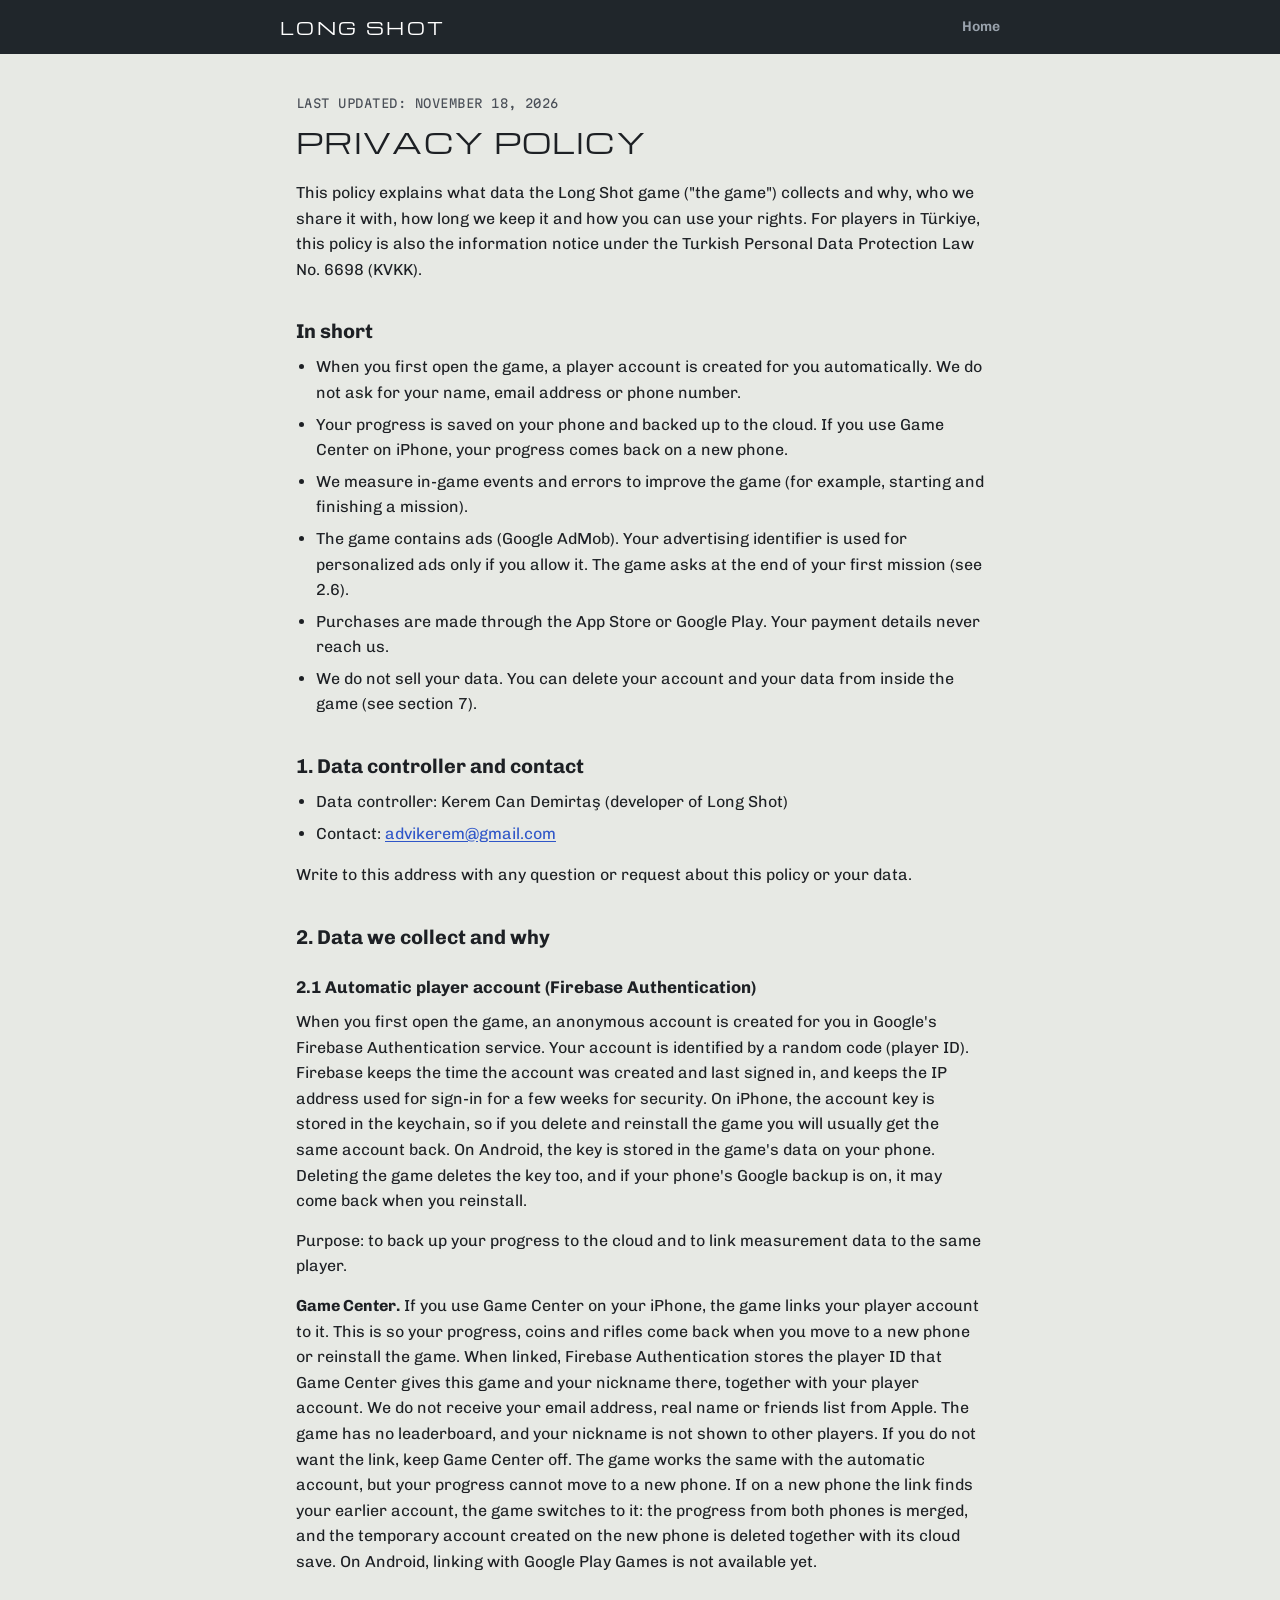
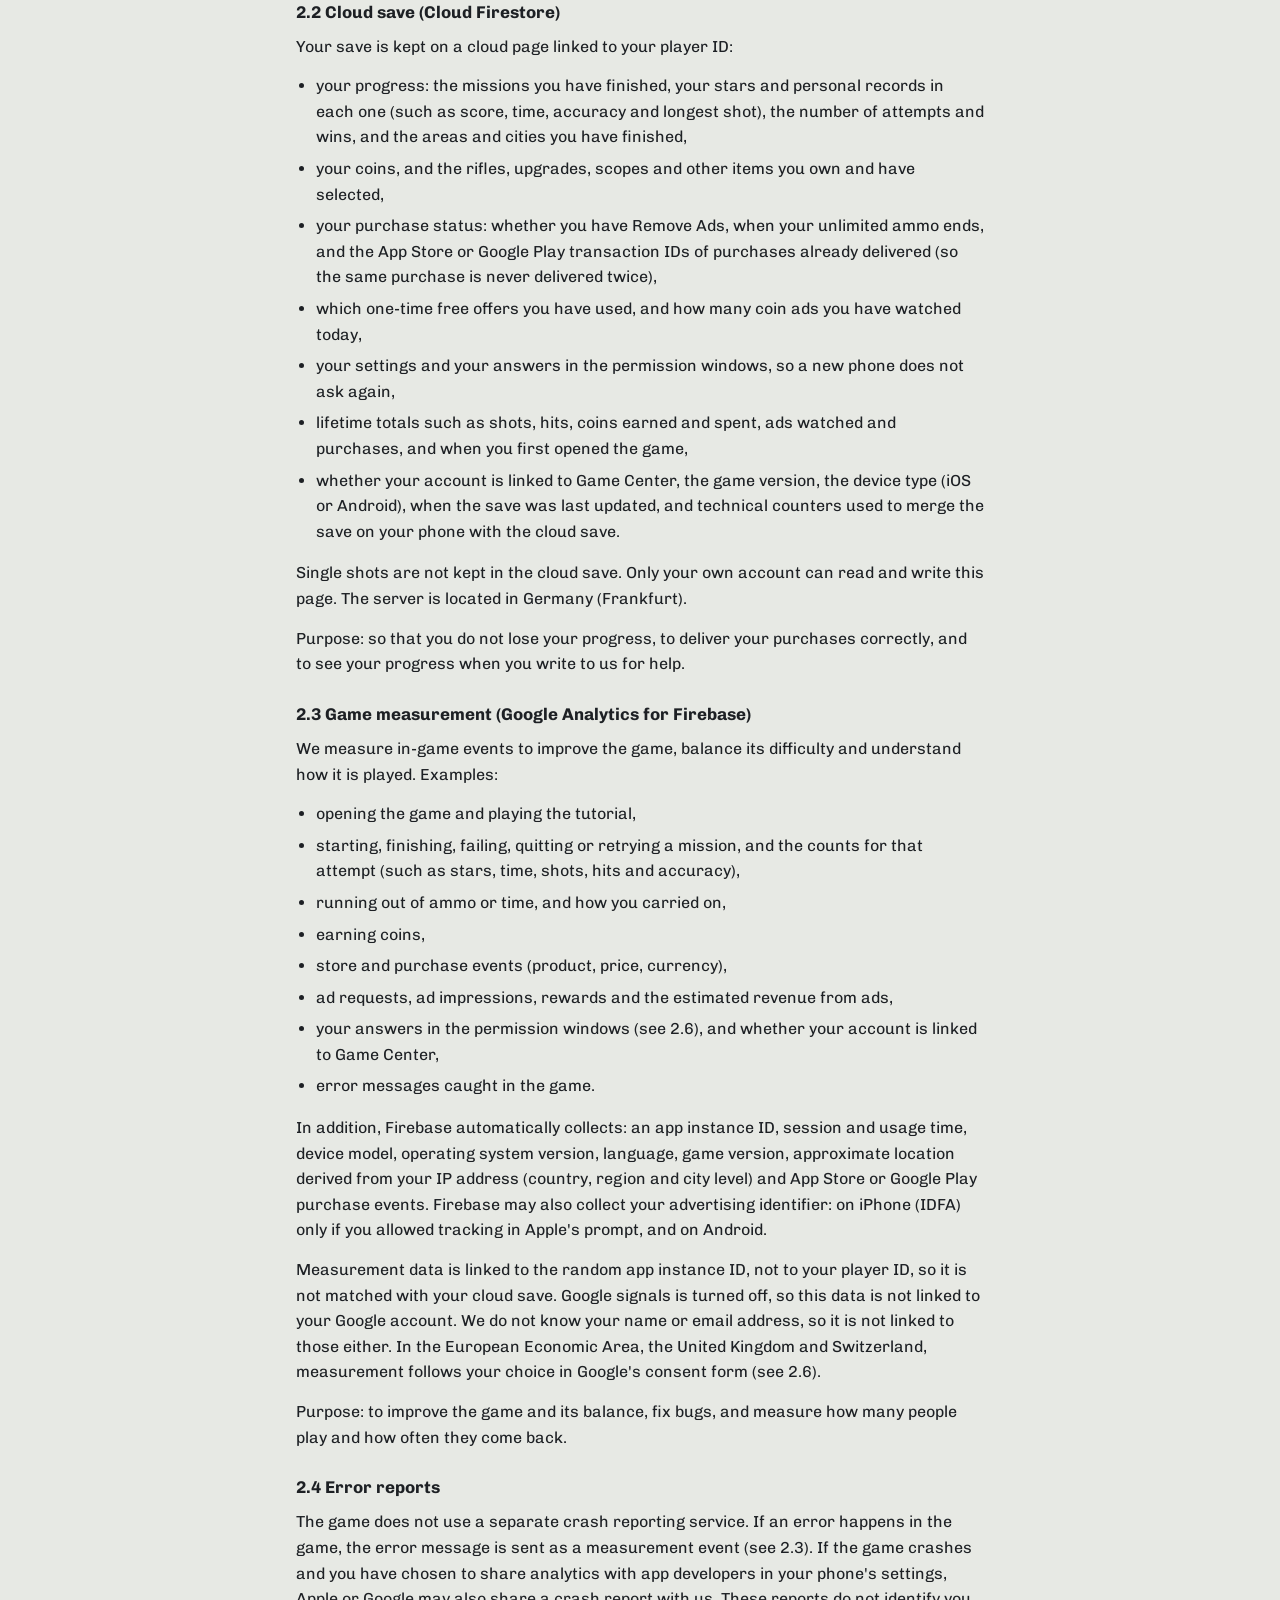
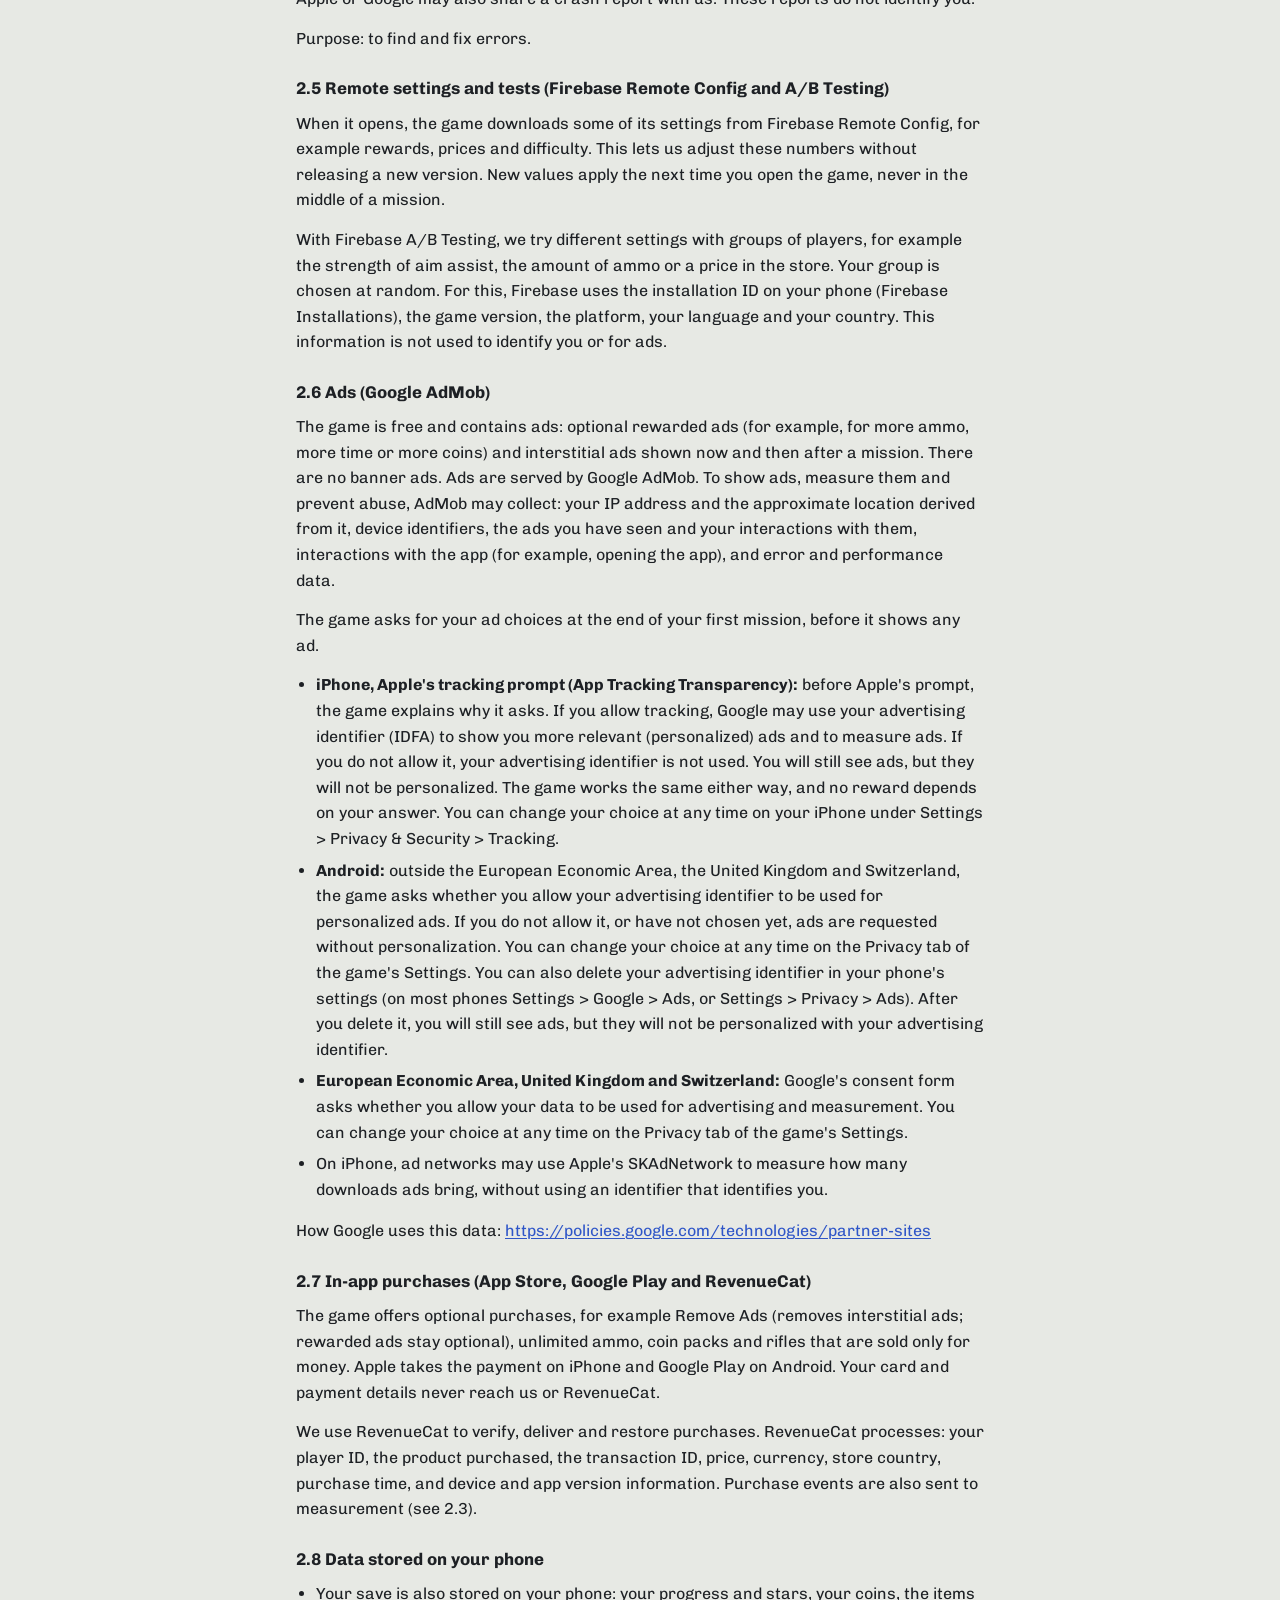
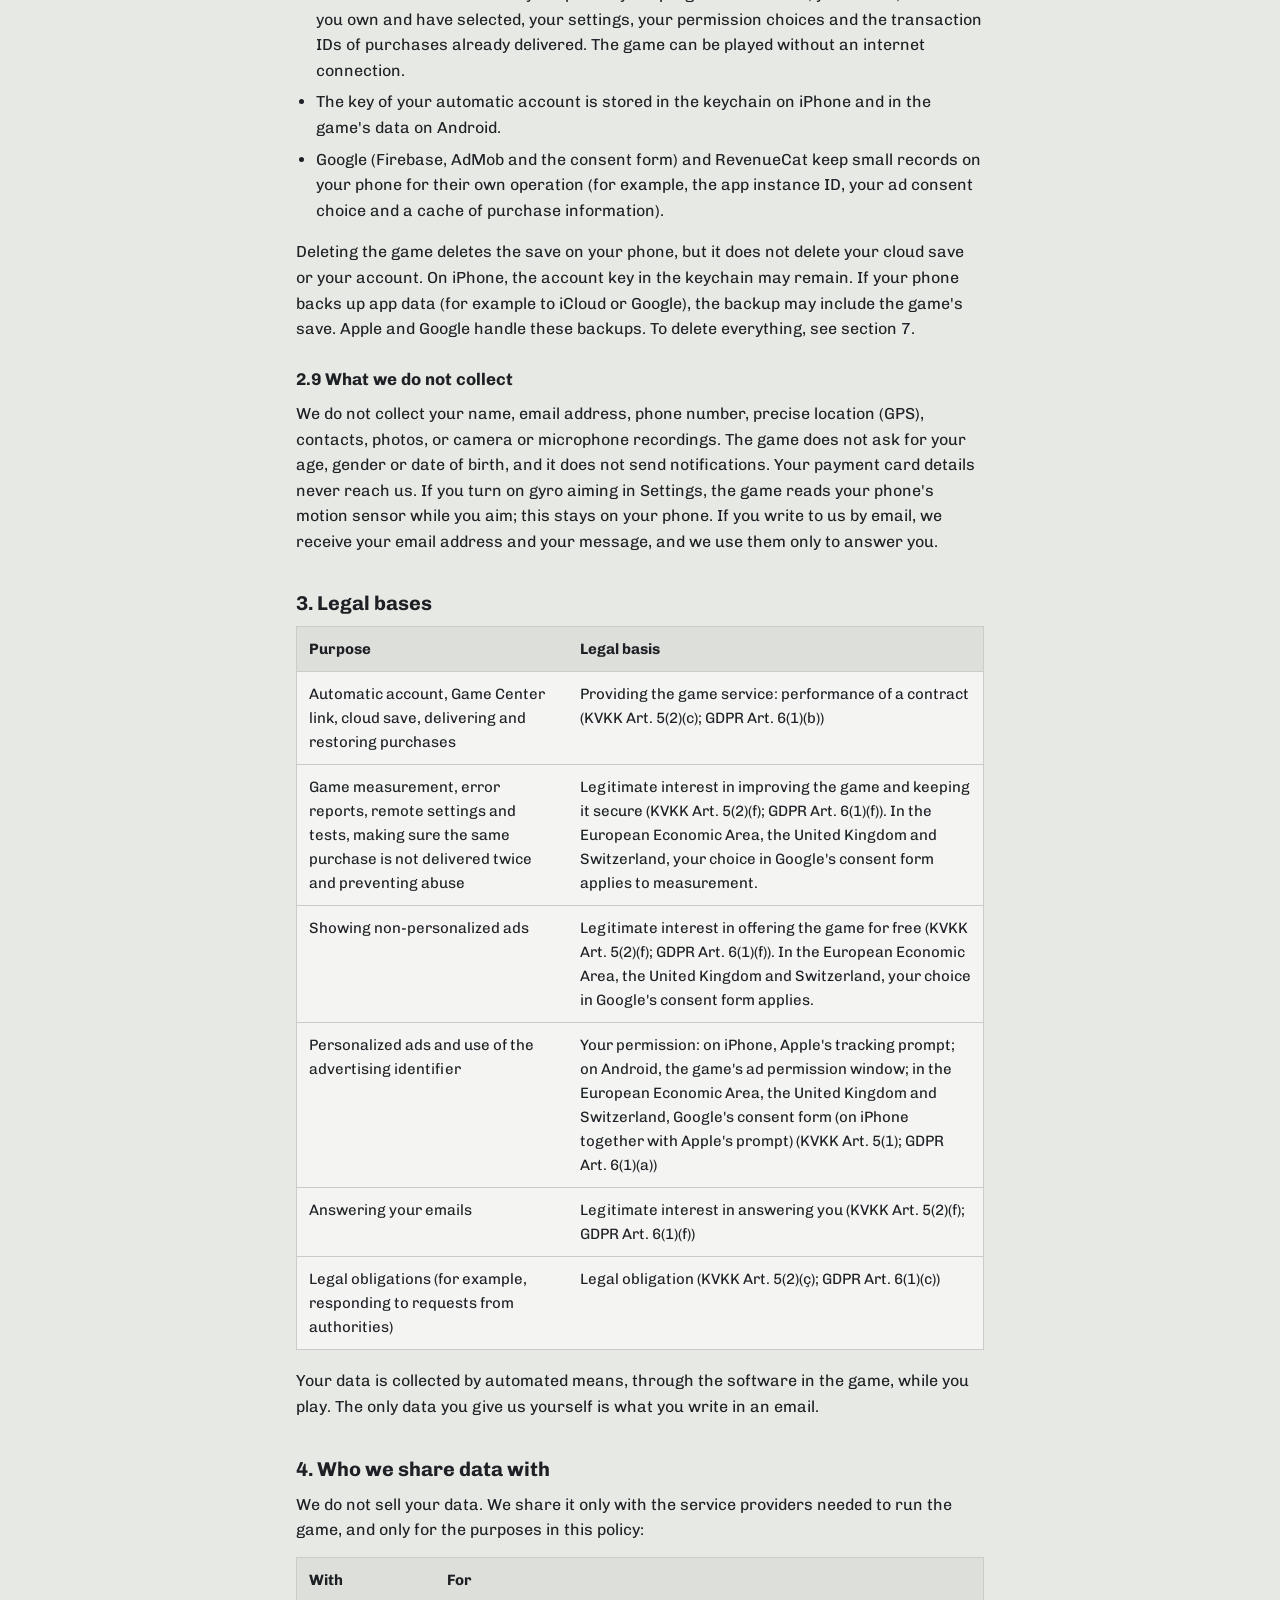
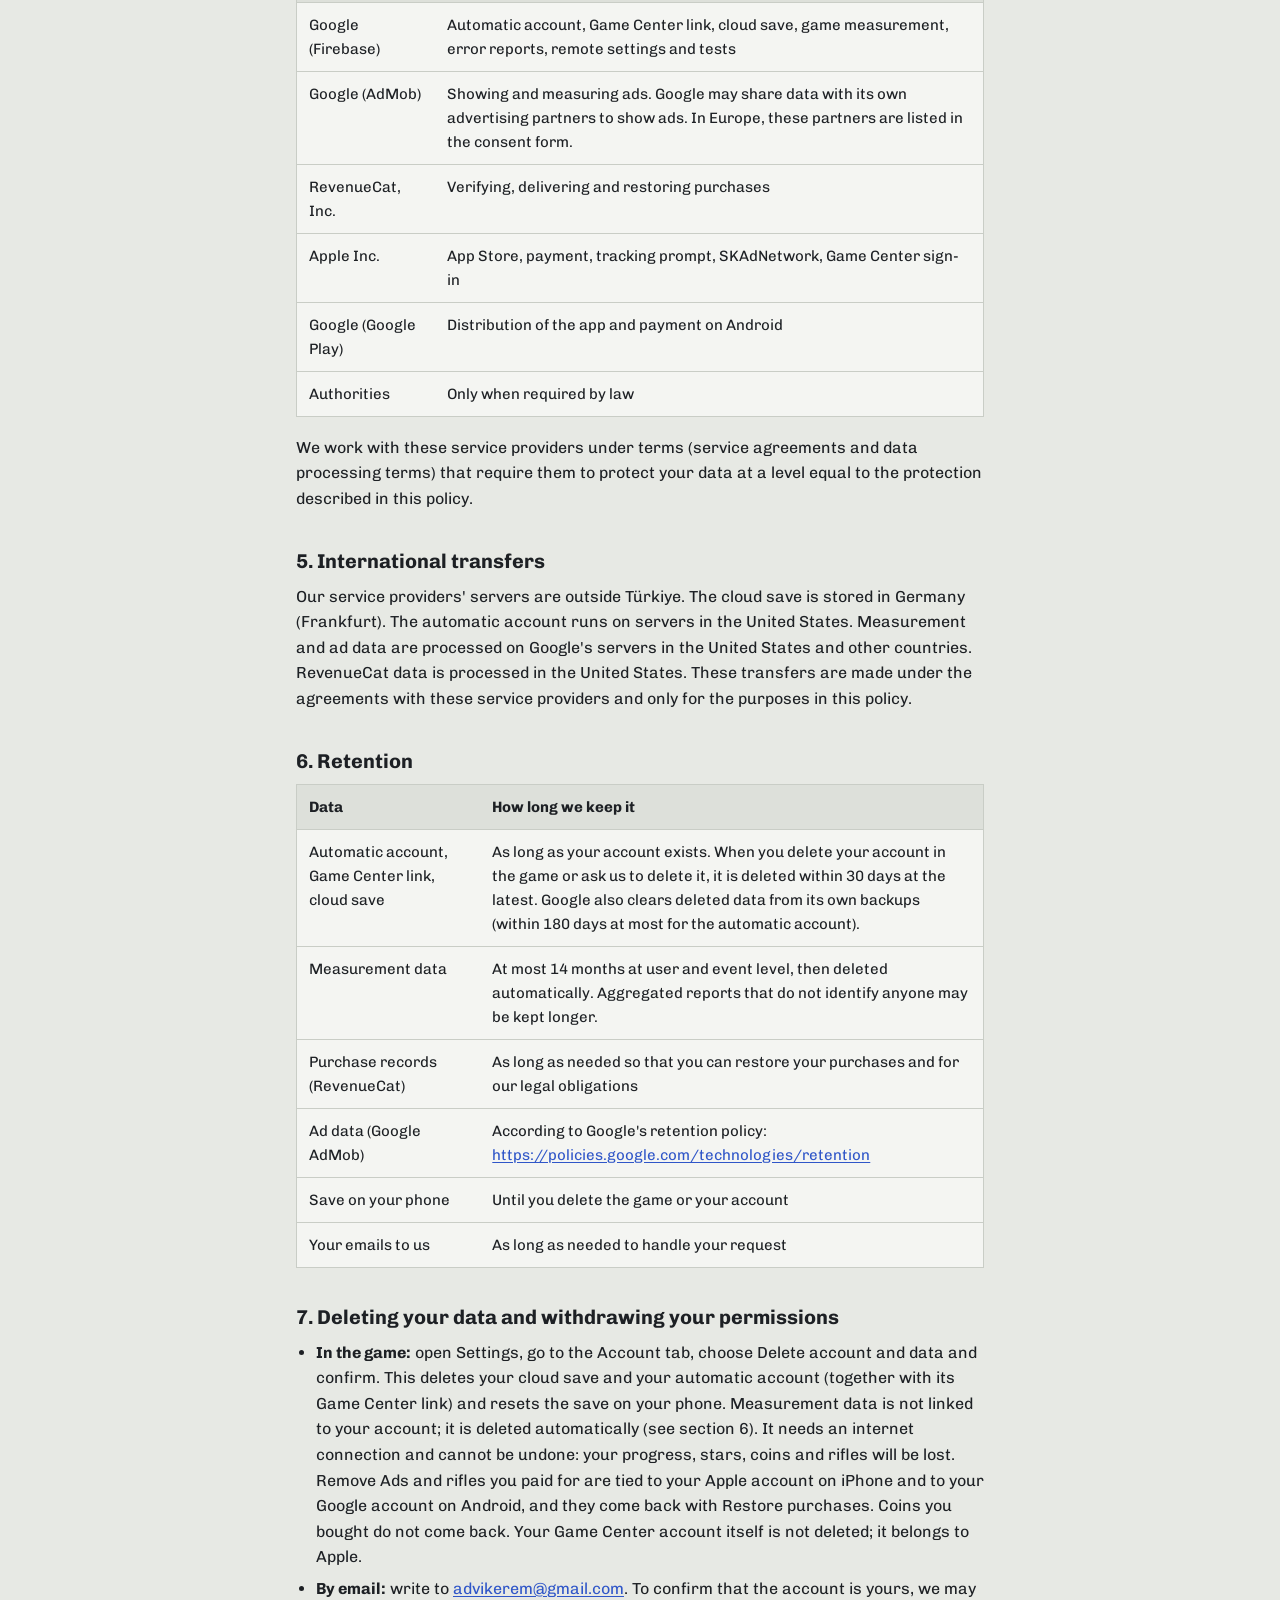
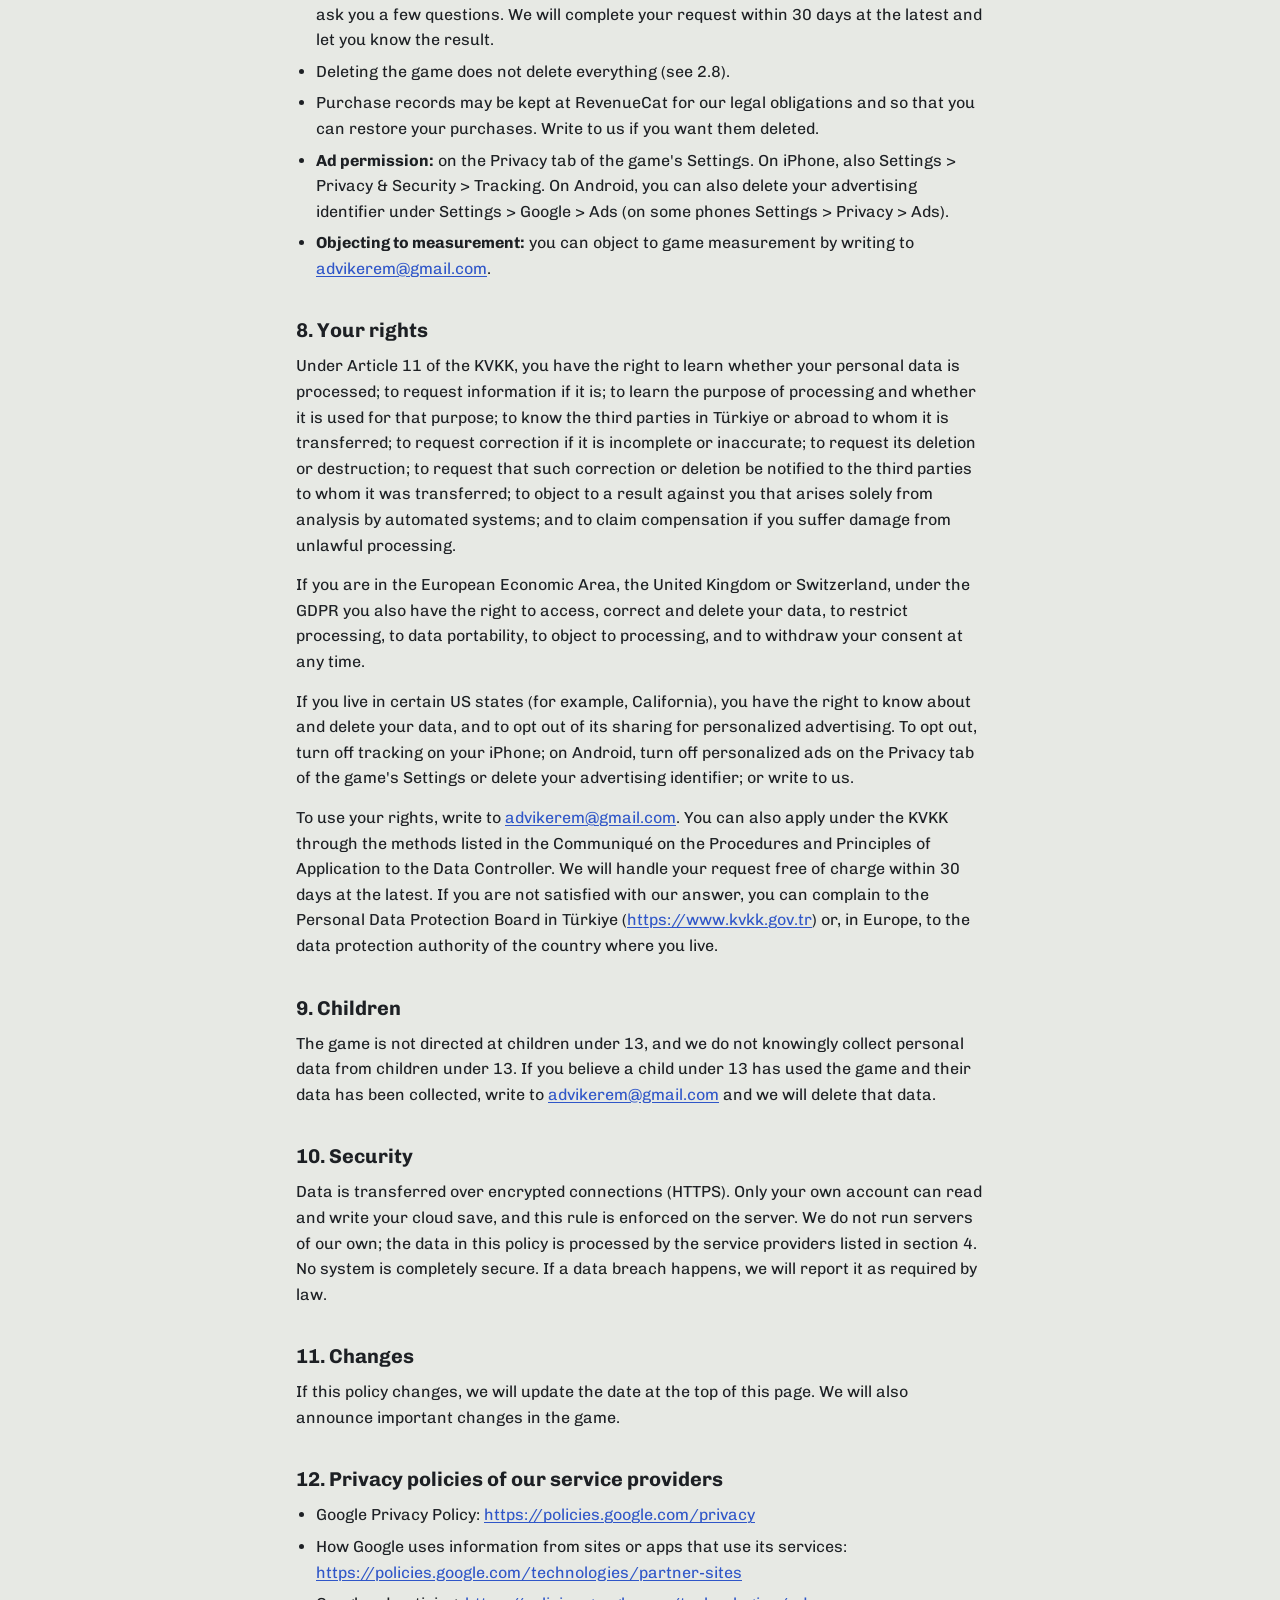
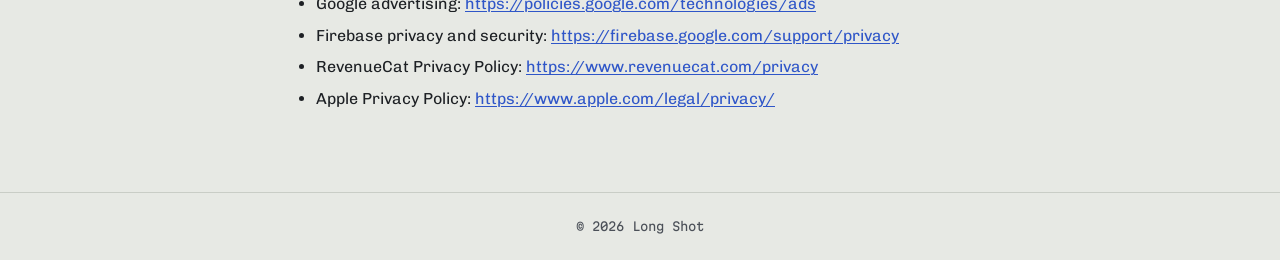
<file: privacy.html>
<!DOCTYPE html>
<html lang="en">
<head>
<meta charset="UTF-8">
<meta name="viewport" content="width=device-width, initial-scale=1, viewport-fit=cover">
<title>Long Shot Privacy Policy</title>
<link rel="preconnect" href="https://fonts.googleapis.com">
<link rel="preconnect" href="https://fonts.gstatic.com" crossorigin>
<link href="https://fonts.googleapis.com/css2?family=Chivo:wght@400;700&family=Martian+Mono:wght@400&family=Michroma&display=swap" rel="stylesheet">
<link rel="stylesheet" href="./style.css">
</head>
<body>
  <div class="topbar">
    <div class="topbar-inner">
      <a class="logo" href="./index.html">LONG SHOT</a>
      <a class="back" href="./index.html">Home</a>
    </div>
  </div>
  <div class="wrap">
    <p class="meta">Last updated: November 18, 2026</p>
    <h1>Privacy Policy</h1>
    <p>This policy explains what data the Long Shot game ("the game") collects and why, who we share it with, how long we keep it and how you can use your rights. For players in Türkiye, this policy is also the information notice under the Turkish Personal Data Protection Law No. 6698 (KVKK).</p>

    <h2>In short</h2>
    <ul>
      <li>When you first open the game, a player account is created for you automatically. We do not ask for your name, email address or phone number.</li>
      <li>Your progress is saved on your phone and backed up to the cloud. If you use Game Center on iPhone, your progress comes back on a new phone.</li>
      <li>We measure in-game events and errors to improve the game (for example, starting and finishing a mission).</li>
      <li>The game contains ads (Google AdMob). Your advertising identifier is used for personalized ads only if you allow it. The game asks at the end of your first mission (see 2.6).</li>
      <li>Purchases are made through the App Store or Google Play. Your payment details never reach us.</li>
      <li>We do not sell your data. You can delete your account and your data from inside the game (see section 7).</li>
    </ul>

    <h2>1. Data controller and contact</h2>
    <ul>
      <li>Data controller: Kerem Can Demirtaş (developer of Long Shot)</li>
      <li>Contact: <a href="mailto:advikerem@gmail.com">advikerem@gmail.com</a></li>
    </ul>
    <p>Write to this address with any question or request about this policy or your data.</p>

    <h2>2. Data we collect and why</h2>

    <h3>2.1 Automatic player account (Firebase Authentication)</h3>
    <p>When you first open the game, an anonymous account is created for you in Google's Firebase Authentication service. Your account is identified by a random code (player ID). Firebase keeps the time the account was created and last signed in, and keeps the IP address used for sign-in for a few weeks for security. On iPhone, the account key is stored in the keychain, so if you delete and reinstall the game you will usually get the same account back. On Android, the key is stored in the game's data on your phone. Deleting the game deletes the key too, and if your phone's Google backup is on, it may come back when you reinstall.</p>
    <p>Purpose: to back up your progress to the cloud and to link measurement data to the same player.</p>
    <p><strong>Game Center.</strong> If you use Game Center on your iPhone, the game links your player account to it. This is so your progress, coins and rifles come back when you move to a new phone or reinstall the game. When linked, Firebase Authentication stores the player ID that Game Center gives this game and your nickname there, together with your player account. We do not receive your email address, real name or friends list from Apple. The game has no leaderboard, and your nickname is not shown to other players. If you do not want the link, keep Game Center off. The game works the same with the automatic account, but your progress cannot move to a new phone. If on a new phone the link finds your earlier account, the game switches to it: the progress from both phones is merged, and the temporary account created on the new phone is deleted together with its cloud save. On Android, linking with Google Play Games is not available yet.</p>

    <h3>2.2 Cloud save (Cloud Firestore)</h3>
    <p>Your save is kept on a cloud page linked to your player ID:</p>
    <ul>
      <li>your progress: the missions you have finished, your stars and personal records in each one (such as score, time, accuracy and longest shot), the number of attempts and wins, and the areas and cities you have finished,</li>
      <li>your coins, and the rifles, upgrades, scopes and other items you own and have selected,</li>
      <li>your purchase status: whether you have Remove Ads, when your unlimited ammo ends, and the App Store or Google Play transaction IDs of purchases already delivered (so the same purchase is never delivered twice),</li>
      <li>which one-time free offers you have used, and how many coin ads you have watched today,</li>
      <li>your settings and your answers in the permission windows, so a new phone does not ask again,</li>
      <li>lifetime totals such as shots, hits, coins earned and spent, ads watched and purchases, and when you first opened the game,</li>
      <li>whether your account is linked to Game Center, the game version, the device type (iOS or Android), when the save was last updated, and technical counters used to merge the save on your phone with the cloud save.</li>
    </ul>
    <p>Single shots are not kept in the cloud save. Only your own account can read and write this page. The server is located in Germany (Frankfurt).</p>
    <p>Purpose: so that you do not lose your progress, to deliver your purchases correctly, and to see your progress when you write to us for help.</p>

    <h3>2.3 Game measurement (Google Analytics for Firebase)</h3>
    <p>We measure in-game events to improve the game, balance its difficulty and understand how it is played. Examples:</p>
    <ul>
      <li>opening the game and playing the tutorial,</li>
      <li>starting, finishing, failing, quitting or retrying a mission, and the counts for that attempt (such as stars, time, shots, hits and accuracy),</li>
      <li>running out of ammo or time, and how you carried on,</li>
      <li>earning coins,</li>
      <li>store and purchase events (product, price, currency),</li>
      <li>ad requests, ad impressions, rewards and the estimated revenue from ads,</li>
      <li>your answers in the permission windows (see 2.6), and whether your account is linked to Game Center,</li>
      <li>error messages caught in the game.</li>
    </ul>
    <p>In addition, Firebase automatically collects: an app instance ID, session and usage time, device model, operating system version, language, game version, approximate location derived from your IP address (country, region and city level) and App Store or Google Play purchase events. Firebase may also collect your advertising identifier: on iPhone (IDFA) only if you allowed tracking in Apple's prompt, and on Android.</p>
    <p>Measurement data is linked to the random app instance ID, not to your player ID, so it is not matched with your cloud save. Google signals is turned off, so this data is not linked to your Google account. We do not know your name or email address, so it is not linked to those either. In the European Economic Area, the United Kingdom and Switzerland, measurement follows your choice in Google's consent form (see 2.6).</p>
    <p>Purpose: to improve the game and its balance, fix bugs, and measure how many people play and how often they come back.</p>

    <h3>2.4 Error reports</h3>
    <p>The game does not use a separate crash reporting service. If an error happens in the game, the error message is sent as a measurement event (see 2.3). If the game crashes and you have chosen to share analytics with app developers in your phone's settings, Apple or Google may also share a crash report with us. These reports do not identify you.</p>
    <p>Purpose: to find and fix errors.</p>

    <h3>2.5 Remote settings and tests (Firebase Remote Config and A/B Testing)</h3>
    <p>When it opens, the game downloads some of its settings from Firebase Remote Config, for example rewards, prices and difficulty. This lets us adjust these numbers without releasing a new version. New values apply the next time you open the game, never in the middle of a mission.</p>
    <p>With Firebase A/B Testing, we try different settings with groups of players, for example the strength of aim assist, the amount of ammo or a price in the store. Your group is chosen at random. For this, Firebase uses the installation ID on your phone (Firebase Installations), the game version, the platform, your language and your country. This information is not used to identify you or for ads.</p>

    <h3>2.6 Ads (Google AdMob)</h3>
    <p>The game is free and contains ads: optional rewarded ads (for example, for more ammo, more time or more coins) and interstitial ads shown now and then after a mission. There are no banner ads. Ads are served by Google AdMob. To show ads, measure them and prevent abuse, AdMob may collect: your IP address and the approximate location derived from it, device identifiers, the ads you have seen and your interactions with them, interactions with the app (for example, opening the app), and error and performance data.</p>
    <p>The game asks for your ad choices at the end of your first mission, before it shows any ad.</p>
    <ul>
      <li><strong>iPhone, Apple's tracking prompt (App Tracking Transparency):</strong> before Apple's prompt, the game explains why it asks. If you allow tracking, Google may use your advertising identifier (IDFA) to show you more relevant (personalized) ads and to measure ads. If you do not allow it, your advertising identifier is not used. You will still see ads, but they will not be personalized. The game works the same either way, and no reward depends on your answer. You can change your choice at any time on your iPhone under Settings &gt; Privacy &amp; Security &gt; Tracking.</li>
      <li><strong>Android:</strong> outside the European Economic Area, the United Kingdom and Switzerland, the game asks whether you allow your advertising identifier to be used for personalized ads. If you do not allow it, or have not chosen yet, ads are requested without personalization. You can change your choice at any time on the Privacy tab of the game's Settings. You can also delete your advertising identifier in your phone's settings (on most phones Settings &gt; Google &gt; Ads, or Settings &gt; Privacy &gt; Ads). After you delete it, you will still see ads, but they will not be personalized with your advertising identifier.</li>
      <li><strong>European Economic Area, United Kingdom and Switzerland:</strong> Google's consent form asks whether you allow your data to be used for advertising and measurement. You can change your choice at any time on the Privacy tab of the game's Settings.</li>
      <li>On iPhone, ad networks may use Apple's SKAdNetwork to measure how many downloads ads bring, without using an identifier that identifies you.</li>
    </ul>
    <p>How Google uses this data: <a href="https://policies.google.com/technologies/partner-sites">https://policies.google.com/technologies/partner-sites</a></p>

    <h3>2.7 In-app purchases (App Store, Google Play and RevenueCat)</h3>
    <p>The game offers optional purchases, for example Remove Ads (removes interstitial ads; rewarded ads stay optional), unlimited ammo, coin packs and rifles that are sold only for money. Apple takes the payment on iPhone and Google Play on Android. Your card and payment details never reach us or RevenueCat.</p>
    <p>We use RevenueCat to verify, deliver and restore purchases. RevenueCat processes: your player ID, the product purchased, the transaction ID, price, currency, store country, purchase time, and device and app version information. Purchase events are also sent to measurement (see 2.3).</p>

    <h3>2.8 Data stored on your phone</h3>
    <ul>
      <li>Your save is also stored on your phone: your progress and stars, your coins, the items you own and have selected, your settings, your permission choices and the transaction IDs of purchases already delivered. The game can be played without an internet connection.</li>
      <li>The key of your automatic account is stored in the keychain on iPhone and in the game's data on Android.</li>
      <li>Google (Firebase, AdMob and the consent form) and RevenueCat keep small records on your phone for their own operation (for example, the app instance ID, your ad consent choice and a cache of purchase information).</li>
    </ul>
    <p>Deleting the game deletes the save on your phone, but it does not delete your cloud save or your account. On iPhone, the account key in the keychain may remain. If your phone backs up app data (for example to iCloud or Google), the backup may include the game's save. Apple and Google handle these backups. To delete everything, see section 7.</p>

    <h3>2.9 What we do not collect</h3>
    <p>We do not collect your name, email address, phone number, precise location (GPS), contacts, photos, or camera or microphone recordings. The game does not ask for your age, gender or date of birth, and it does not send notifications. Your payment card details never reach us. If you turn on gyro aiming in Settings, the game reads your phone's motion sensor while you aim; this stays on your phone. If you write to us by email, we receive your email address and your message, and we use them only to answer you.</p>

    <h2>3. Legal bases</h2>
    <div class="tablewrap"><table>
      <thead><tr><th>Purpose</th><th>Legal basis</th></tr></thead>
      <tbody>
        <tr><td>Automatic account, Game Center link, cloud save, delivering and restoring purchases</td><td>Providing the game service: performance of a contract (KVKK Art. 5(2)(c); GDPR Art. 6(1)(b))</td></tr>
        <tr><td>Game measurement, error reports, remote settings and tests, making sure the same purchase is not delivered twice and preventing abuse</td><td>Legitimate interest in improving the game and keeping it secure (KVKK Art. 5(2)(f); GDPR Art. 6(1)(f)). In the European Economic Area, the United Kingdom and Switzerland, your choice in Google's consent form applies to measurement.</td></tr>
        <tr><td>Showing non-personalized ads</td><td>Legitimate interest in offering the game for free (KVKK Art. 5(2)(f); GDPR Art. 6(1)(f)). In the European Economic Area, the United Kingdom and Switzerland, your choice in Google's consent form applies.</td></tr>
        <tr><td>Personalized ads and use of the advertising identifier</td><td>Your permission: on iPhone, Apple's tracking prompt; on Android, the game's ad permission window; in the European Economic Area, the United Kingdom and Switzerland, Google's consent form (on iPhone together with Apple's prompt) (KVKK Art. 5(1); GDPR Art. 6(1)(a))</td></tr>
        <tr><td>Answering your emails</td><td>Legitimate interest in answering you (KVKK Art. 5(2)(f); GDPR Art. 6(1)(f))</td></tr>
        <tr><td>Legal obligations (for example, responding to requests from authorities)</td><td>Legal obligation (KVKK Art. 5(2)(ç); GDPR Art. 6(1)(c))</td></tr>
      </tbody>
    </table></div>
    <p>Your data is collected by automated means, through the software in the game, while you play. The only data you give us yourself is what you write in an email.</p>

    <h2>4. Who we share data with</h2>
    <p>We do not sell your data. We share it only with the service providers needed to run the game, and only for the purposes in this policy:</p>
    <div class="tablewrap"><table>
      <thead><tr><th>With</th><th>For</th></tr></thead>
      <tbody>
        <tr><td>Google (Firebase)</td><td>Automatic account, Game Center link, cloud save, game measurement, error reports, remote settings and tests</td></tr>
        <tr><td>Google (AdMob)</td><td>Showing and measuring ads. Google may share data with its own advertising partners to show ads. In Europe, these partners are listed in the consent form.</td></tr>
        <tr><td>RevenueCat, Inc.</td><td>Verifying, delivering and restoring purchases</td></tr>
        <tr><td>Apple Inc.</td><td>App Store, payment, tracking prompt, SKAdNetwork, Game Center sign-in</td></tr>
        <tr><td>Google (Google Play)</td><td>Distribution of the app and payment on Android</td></tr>
        <tr><td>Authorities</td><td>Only when required by law</td></tr>
      </tbody>
    </table></div>
    <p>We work with these service providers under terms (service agreements and data processing terms) that require them to protect your data at a level equal to the protection described in this policy.</p>

    <h2>5. International transfers</h2>
    <p>Our service providers' servers are outside Türkiye. The cloud save is stored in Germany (Frankfurt). The automatic account runs on servers in the United States. Measurement and ad data are processed on Google's servers in the United States and other countries. RevenueCat data is processed in the United States. These transfers are made under the agreements with these service providers and only for the purposes in this policy.</p>

    <h2>6. Retention</h2>
    <div class="tablewrap"><table>
      <thead><tr><th>Data</th><th>How long we keep it</th></tr></thead>
      <tbody>
        <tr><td>Automatic account, Game Center link, cloud save</td><td>As long as your account exists. When you delete your account in the game or ask us to delete it, it is deleted within 30 days at the latest. Google also clears deleted data from its own backups (within 180 days at most for the automatic account).</td></tr>
        <tr><td>Measurement data</td><td>At most 14 months at user and event level, then deleted automatically. Aggregated reports that do not identify anyone may be kept longer.</td></tr>
        <tr><td>Purchase records (RevenueCat)</td><td>As long as needed so that you can restore your purchases and for our legal obligations</td></tr>
        <tr><td>Ad data (Google AdMob)</td><td>According to Google's retention policy: <a href="https://policies.google.com/technologies/retention">https://policies.google.com/technologies/retention</a></td></tr>
        <tr><td>Save on your phone</td><td>Until you delete the game or your account</td></tr>
        <tr><td>Your emails to us</td><td>As long as needed to handle your request</td></tr>
      </tbody>
    </table></div>

    <h2>7. Deleting your data and withdrawing your permissions</h2>
    <ul>
      <li><strong>In the game:</strong> open Settings, go to the Account tab, choose Delete account and data and confirm. This deletes your cloud save and your automatic account (together with its Game Center link) and resets the save on your phone. Measurement data is not linked to your account; it is deleted automatically (see section 6). It needs an internet connection and cannot be undone: your progress, stars, coins and rifles will be lost. Remove Ads and rifles you paid for are tied to your Apple account on iPhone and to your Google account on Android, and they come back with Restore purchases. Coins you bought do not come back. Your Game Center account itself is not deleted; it belongs to Apple.</li>
      <li><strong>By email:</strong> write to <a href="mailto:advikerem@gmail.com">advikerem@gmail.com</a>. To confirm that the account is yours, we may ask you a few questions. We will complete your request within 30 days at the latest and let you know the result.</li>
      <li>Deleting the game does not delete everything (see 2.8).</li>
      <li>Purchase records may be kept at RevenueCat for our legal obligations and so that you can restore your purchases. Write to us if you want them deleted.</li>
      <li><strong>Ad permission:</strong> on the Privacy tab of the game's Settings. On iPhone, also Settings &gt; Privacy &amp; Security &gt; Tracking. On Android, you can also delete your advertising identifier under Settings &gt; Google &gt; Ads (on some phones Settings &gt; Privacy &gt; Ads).</li>
      <li><strong>Objecting to measurement:</strong> you can object to game measurement by writing to <a href="mailto:advikerem@gmail.com">advikerem@gmail.com</a>.</li>
    </ul>

    <h2>8. Your rights</h2>
    <p>Under Article 11 of the KVKK, you have the right to learn whether your personal data is processed; to request information if it is; to learn the purpose of processing and whether it is used for that purpose; to know the third parties in Türkiye or abroad to whom it is transferred; to request correction if it is incomplete or inaccurate; to request its deletion or destruction; to request that such correction or deletion be notified to the third parties to whom it was transferred; to object to a result against you that arises solely from analysis by automated systems; and to claim compensation if you suffer damage from unlawful processing.</p>
    <p>If you are in the European Economic Area, the United Kingdom or Switzerland, under the GDPR you also have the right to access, correct and delete your data, to restrict processing, to data portability, to object to processing, and to withdraw your consent at any time.</p>
    <p>If you live in certain US states (for example, California), you have the right to know about and delete your data, and to opt out of its sharing for personalized advertising. To opt out, turn off tracking on your iPhone; on Android, turn off personalized ads on the Privacy tab of the game's Settings or delete your advertising identifier; or write to us.</p>
    <p>To use your rights, write to <a href="mailto:advikerem@gmail.com">advikerem@gmail.com</a>. You can also apply under the KVKK through the methods listed in the Communiqué on the Procedures and Principles of Application to the Data Controller. We will handle your request free of charge within 30 days at the latest. If you are not satisfied with our answer, you can complain to the Personal Data Protection Board in Türkiye (<a href="https://www.kvkk.gov.tr">https://www.kvkk.gov.tr</a>) or, in Europe, to the data protection authority of the country where you live.</p>

    <h2>9. Children</h2>
    <p>The game is not directed at children under 13, and we do not knowingly collect personal data from children under 13. If you believe a child under 13 has used the game and their data has been collected, write to <a href="mailto:advikerem@gmail.com">advikerem@gmail.com</a> and we will delete that data.</p>

    <h2>10. Security</h2>
    <p>Data is transferred over encrypted connections (HTTPS). Only your own account can read and write your cloud save, and this rule is enforced on the server. We do not run servers of our own; the data in this policy is processed by the service providers listed in section 4. No system is completely secure. If a data breach happens, we will report it as required by law.</p>

    <h2>11. Changes</h2>
    <p>If this policy changes, we will update the date at the top of this page. We will also announce important changes in the game.</p>

    <h2>12. Privacy policies of our service providers</h2>
    <ul>
      <li>Google Privacy Policy: <a href="https://policies.google.com/privacy">https://policies.google.com/privacy</a></li>
      <li>How Google uses information from sites or apps that use its services: <a href="https://policies.google.com/technologies/partner-sites">https://policies.google.com/technologies/partner-sites</a></li>
      <li>Google advertising: <a href="https://policies.google.com/technologies/ads">https://policies.google.com/technologies/ads</a></li>
      <li>Firebase privacy and security: <a href="https://firebase.google.com/support/privacy">https://firebase.google.com/support/privacy</a></li>
      <li>RevenueCat Privacy Policy: <a href="https://www.revenuecat.com/privacy">https://www.revenuecat.com/privacy</a></li>
      <li>Apple Privacy Policy: <a href="https://www.apple.com/legal/privacy/">https://www.apple.com/legal/privacy/</a></li>
    </ul>
  </div>
  <footer>© 2026 Long Shot</footer>
</body>
</html>
</file>
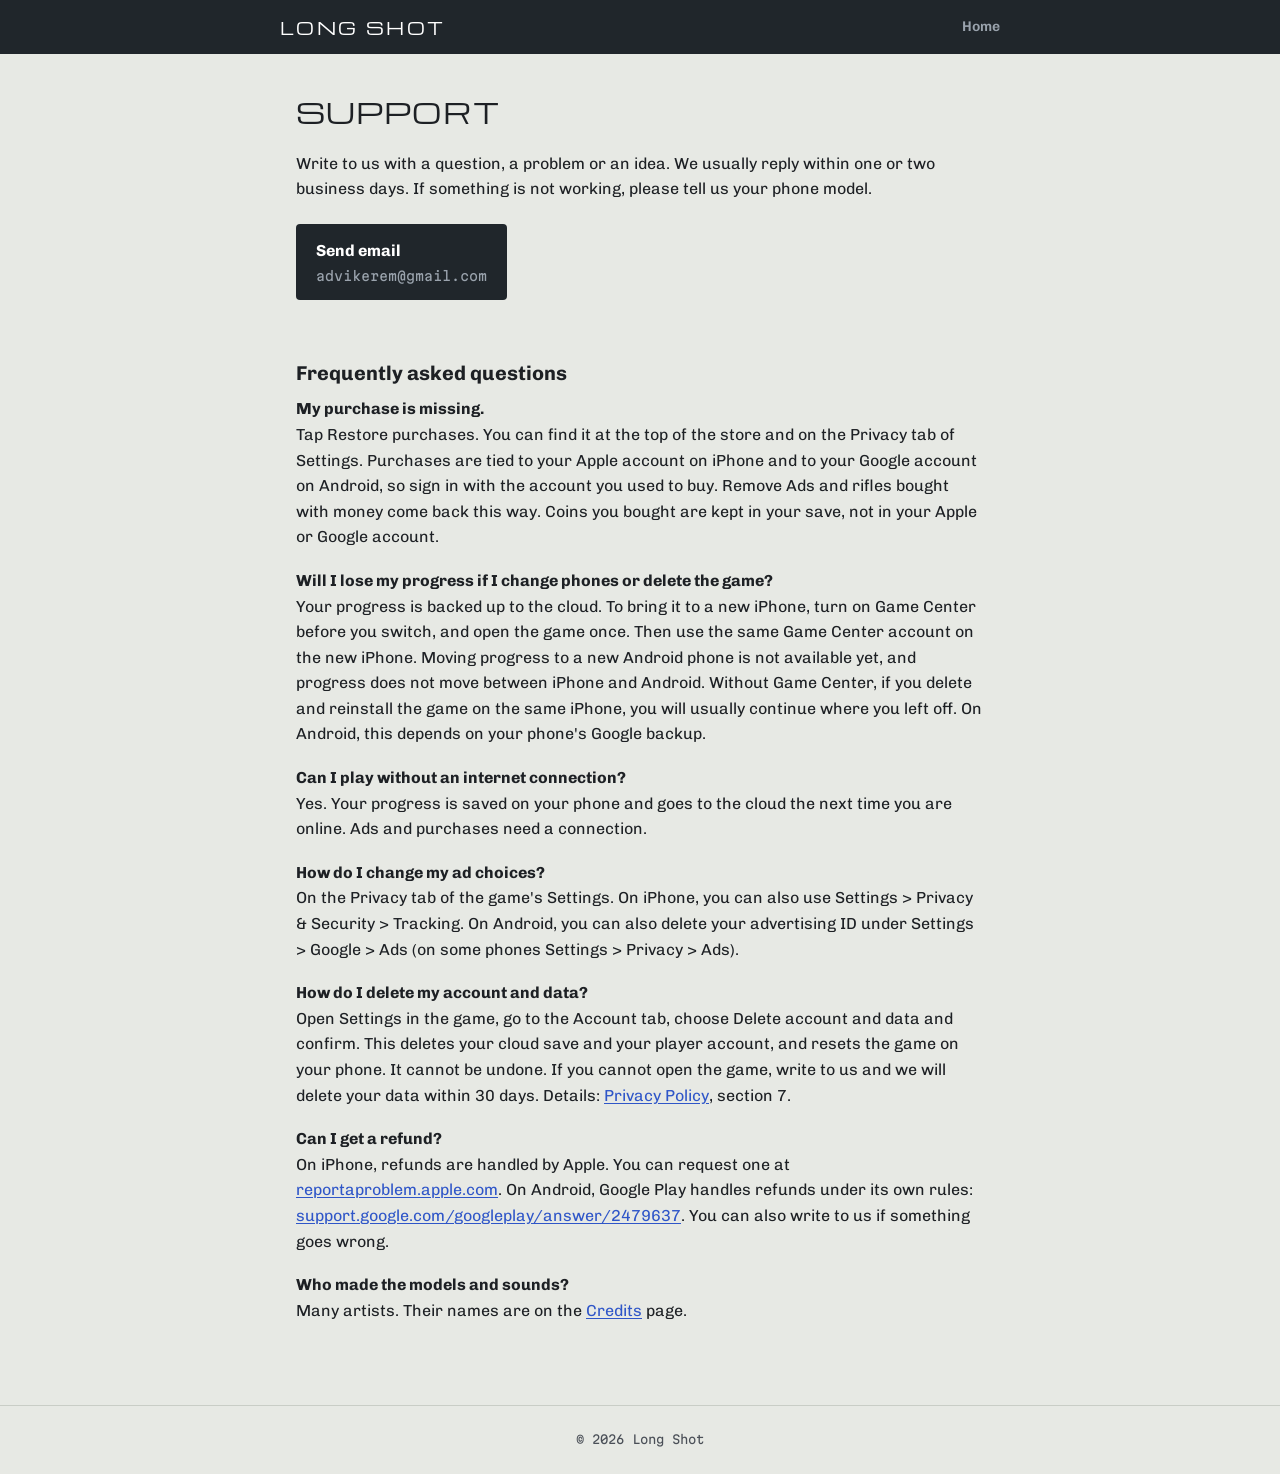
<file: support.html>
<!DOCTYPE html>
<html lang="en">
<head>
<meta charset="UTF-8">
<meta name="viewport" content="width=device-width, initial-scale=1, viewport-fit=cover">
<title>Long Shot Support</title>
<link rel="preconnect" href="https://fonts.googleapis.com">
<link rel="preconnect" href="https://fonts.gstatic.com" crossorigin>
<link href="https://fonts.googleapis.com/css2?family=Chivo:wght@400;700&family=Martian+Mono:wght@400&family=Michroma&display=swap" rel="stylesheet">
<link rel="stylesheet" href="./style.css">
</head>
<body>
  <div class="topbar">
    <div class="topbar-inner">
      <a class="logo" href="./index.html">LONG SHOT</a>
      <a class="back" href="./index.html">Home</a>
    </div>
  </div>
  <div class="wrap">
    <h1>Support</h1>
    <p>Write to us with a question, a problem or an idea. We usually reply within one or two business days. If something is not working, please tell us your phone model.</p>
    <a class="mail" href="mailto:advikerem@gmail.com?subject=Long%20Shot%20Support">Send email<small>advikerem@gmail.com</small></a>

    <h2>Frequently asked questions</h2>
    <p class="qa"><strong>My purchase is missing.</strong><br>Tap Restore purchases. You can find it at the top of the store and on the Privacy tab of Settings. Purchases are tied to your Apple account on iPhone and to your Google account on Android, so sign in with the account you used to buy. Remove Ads and rifles bought with money come back this way. Coins you bought are kept in your save, not in your Apple or Google account.</p>
    <p class="qa"><strong>Will I lose my progress if I change phones or delete the game?</strong><br>Your progress is backed up to the cloud. To bring it to a new iPhone, turn on Game Center before you switch, and open the game once. Then use the same Game Center account on the new iPhone. Moving progress to a new Android phone is not available yet, and progress does not move between iPhone and Android. Without Game Center, if you delete and reinstall the game on the same iPhone, you will usually continue where you left off. On Android, this depends on your phone's Google backup.</p>
    <p class="qa"><strong>Can I play without an internet connection?</strong><br>Yes. Your progress is saved on your phone and goes to the cloud the next time you are online. Ads and purchases need a connection.</p>
    <p class="qa"><strong>How do I change my ad choices?</strong><br>On the Privacy tab of the game's Settings. On iPhone, you can also use Settings &gt; Privacy &amp; Security &gt; Tracking. On Android, you can also delete your advertising ID under Settings &gt; Google &gt; Ads (on some phones Settings &gt; Privacy &gt; Ads).</p>
    <p class="qa"><strong>How do I delete my account and data?</strong><br>Open Settings in the game, go to the Account tab, choose Delete account and data and confirm. This deletes your cloud save and your player account, and resets the game on your phone. It cannot be undone. If you cannot open the game, write to us and we will delete your data within 30 days. Details: <a href="./privacy.html">Privacy Policy</a>, section 7.</p>
    <p class="qa"><strong>Can I get a refund?</strong><br>On iPhone, refunds are handled by Apple. You can request one at <a href="https://reportaproblem.apple.com">reportaproblem.apple.com</a>. On Android, Google Play handles refunds under its own rules: <a href="https://support.google.com/googleplay/answer/2479637">support.google.com/googleplay/answer/2479637</a>. You can also write to us if something goes wrong.</p>
    <p class="qa"><strong>Who made the models and sounds?</strong><br>Many artists. Their names are on the <a href="./credits.html">Credits</a> page.</p>
  </div>
  <footer>© 2026 Long Shot</footer>
</body>
</html>
</file>
<file: style.css>
:root{
  --kagit:#e7e9e4;
  --kagit-acik:#f4f5f2;
  --cizgi:#c9cdc6;
  --murekkep:#1d2024;
  --soluk:#4b5058;
  --plaka:#20262b;
  --titan:#9aa3ad;
  --kobalt:#2f56c8;
  --fD:"Michroma",Arial,sans-serif;
  --fU:"Chivo","Helvetica Neue",Arial,sans-serif;
  --fM:"Martian Mono",ui-monospace,Menlo,monospace;
}
*{box-sizing:border-box;margin:0;padding:0}
html{-webkit-text-size-adjust:100%}
body{font-family:var(--fU);background:var(--kagit);color:var(--murekkep);line-height:1.6;min-height:100vh;display:flex;flex-direction:column}
.topbar{background:var(--plaka);padding:16px max(16px,env(safe-area-inset-right)) 16px max(16px,env(safe-area-inset-left))}
.topbar-inner{max-width:720px;margin:0 auto;display:flex;align-items:center;justify-content:space-between;gap:16px}
.logo{font-family:var(--fD);font-size:17px;letter-spacing:.14em;color:#fff;text-decoration:none;line-height:1}
.back{font-size:14px;color:var(--titan);text-decoration:none;font-weight:600}
.back:hover{color:#fff}
.wrap{max-width:720px;margin:0 auto;padding:40px max(16px,env(safe-area-inset-right)) 64px max(16px,env(safe-area-inset-left));width:100%;flex:1}
h1{font-family:var(--fD);font-weight:400;font-size:clamp(21px,5.6vw,28px);letter-spacing:.04em;text-transform:uppercase;line-height:1.3;margin-bottom:20px}
h2{font-size:20px;font-weight:700;margin-top:36px;margin-bottom:10px;line-height:1.3}
h3{font-size:17px;font-weight:700;margin-top:24px;margin-bottom:8px}
p{font-size:16px;margin-bottom:14px}
ul{margin:0 0 16px 20px}
li{font-size:16px;margin-bottom:6px}
a{color:var(--kobalt);text-decoration:underline;text-underline-offset:2px;overflow-wrap:anywhere}
strong{font-weight:700}
.meta{font-family:var(--fM);font-size:12px;letter-spacing:.04em;color:var(--soluk);margin-bottom:10px;text-transform:uppercase}
.lede{font-size:17px;color:var(--soluk);margin-bottom:8px}
.tablewrap{overflow-x:auto;margin:8px 0 18px}
table{border-collapse:collapse;width:100%;font-size:15px;background:var(--kagit-acik);border:1px solid var(--cizgi)}
th,td{text-align:left;vertical-align:top;padding:10px 12px;border-bottom:1px solid var(--cizgi)}
th{font-weight:700;background:#dde0da}
.cards{display:grid;gap:12px;margin:28px 0}
.card{background:var(--kagit-acik);border:1px solid var(--cizgi);border-radius:4px;padding:20px;text-decoration:none;color:inherit;display:flex;align-items:center;gap:14px}
.card:hover{border-color:var(--murekkep)}
.card-text{flex:1}
.card h2{font-size:17px;margin:0 0 2px}
.card p{font-size:14px;color:var(--soluk);margin:0}
.arrow{font-size:20px;color:var(--soluk)}
.mail{display:inline-block;background:var(--plaka);color:#fff;text-decoration:none;border-radius:4px;padding:14px 20px;margin:8px 0 24px;font-weight:700}
.mail small{display:block;font-family:var(--fM);color:var(--titan);font-weight:400;font-size:13px;margin-top:2px}
.qa{margin-bottom:18px}
.credit{list-style:none;margin:0 0 8px 0}
.credit li{background:var(--kagit-acik);border:1px solid var(--cizgi);border-radius:4px;padding:12px 14px;margin-bottom:8px;font-size:15px}
.credit .t{font-weight:700}
.credit .src{display:block;font-family:var(--fM);font-size:12px;margin-top:2px}
.credit .lic{display:block;color:var(--soluk);font-size:14px}
.note{font-size:15px;color:var(--soluk)}
footer{margin-top:auto;padding:24px 16px;text-align:center;color:var(--soluk);font-family:var(--fM);font-size:12px;border-top:1px solid var(--cizgi)}
</file>
